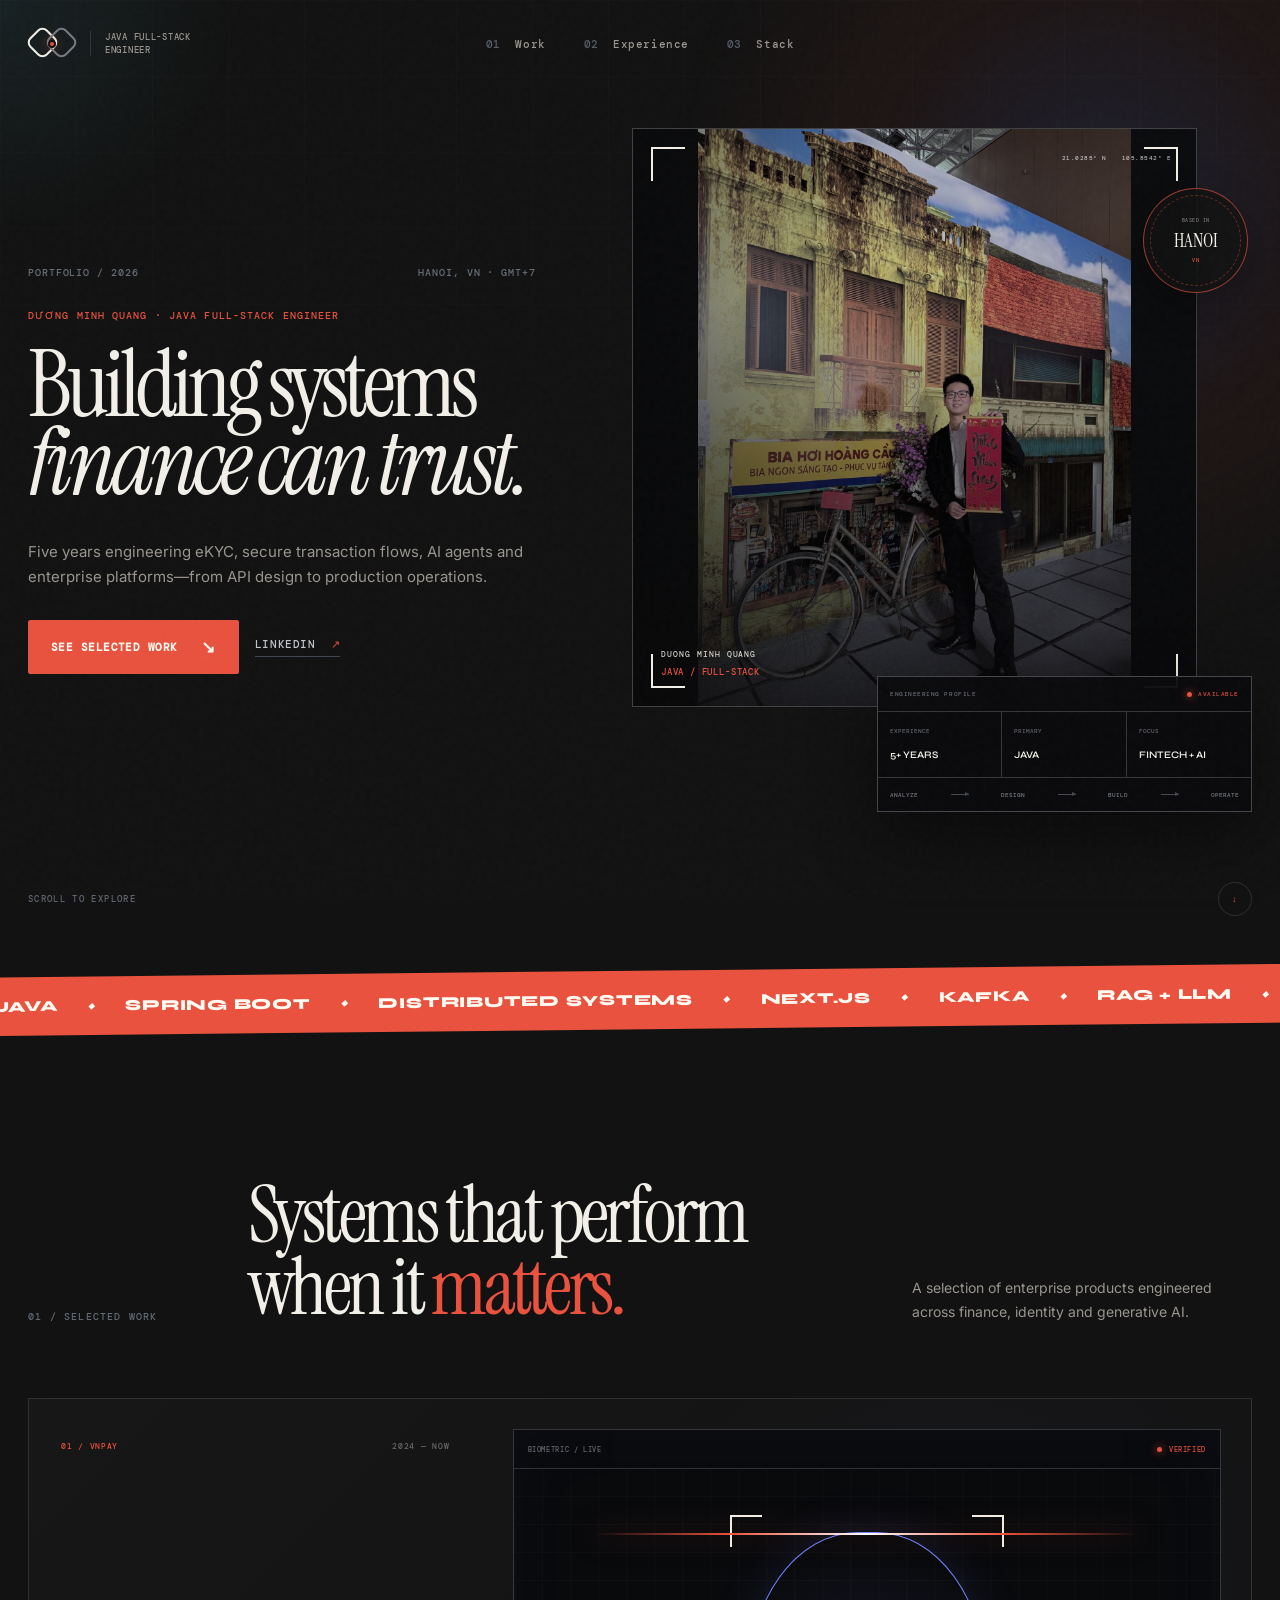
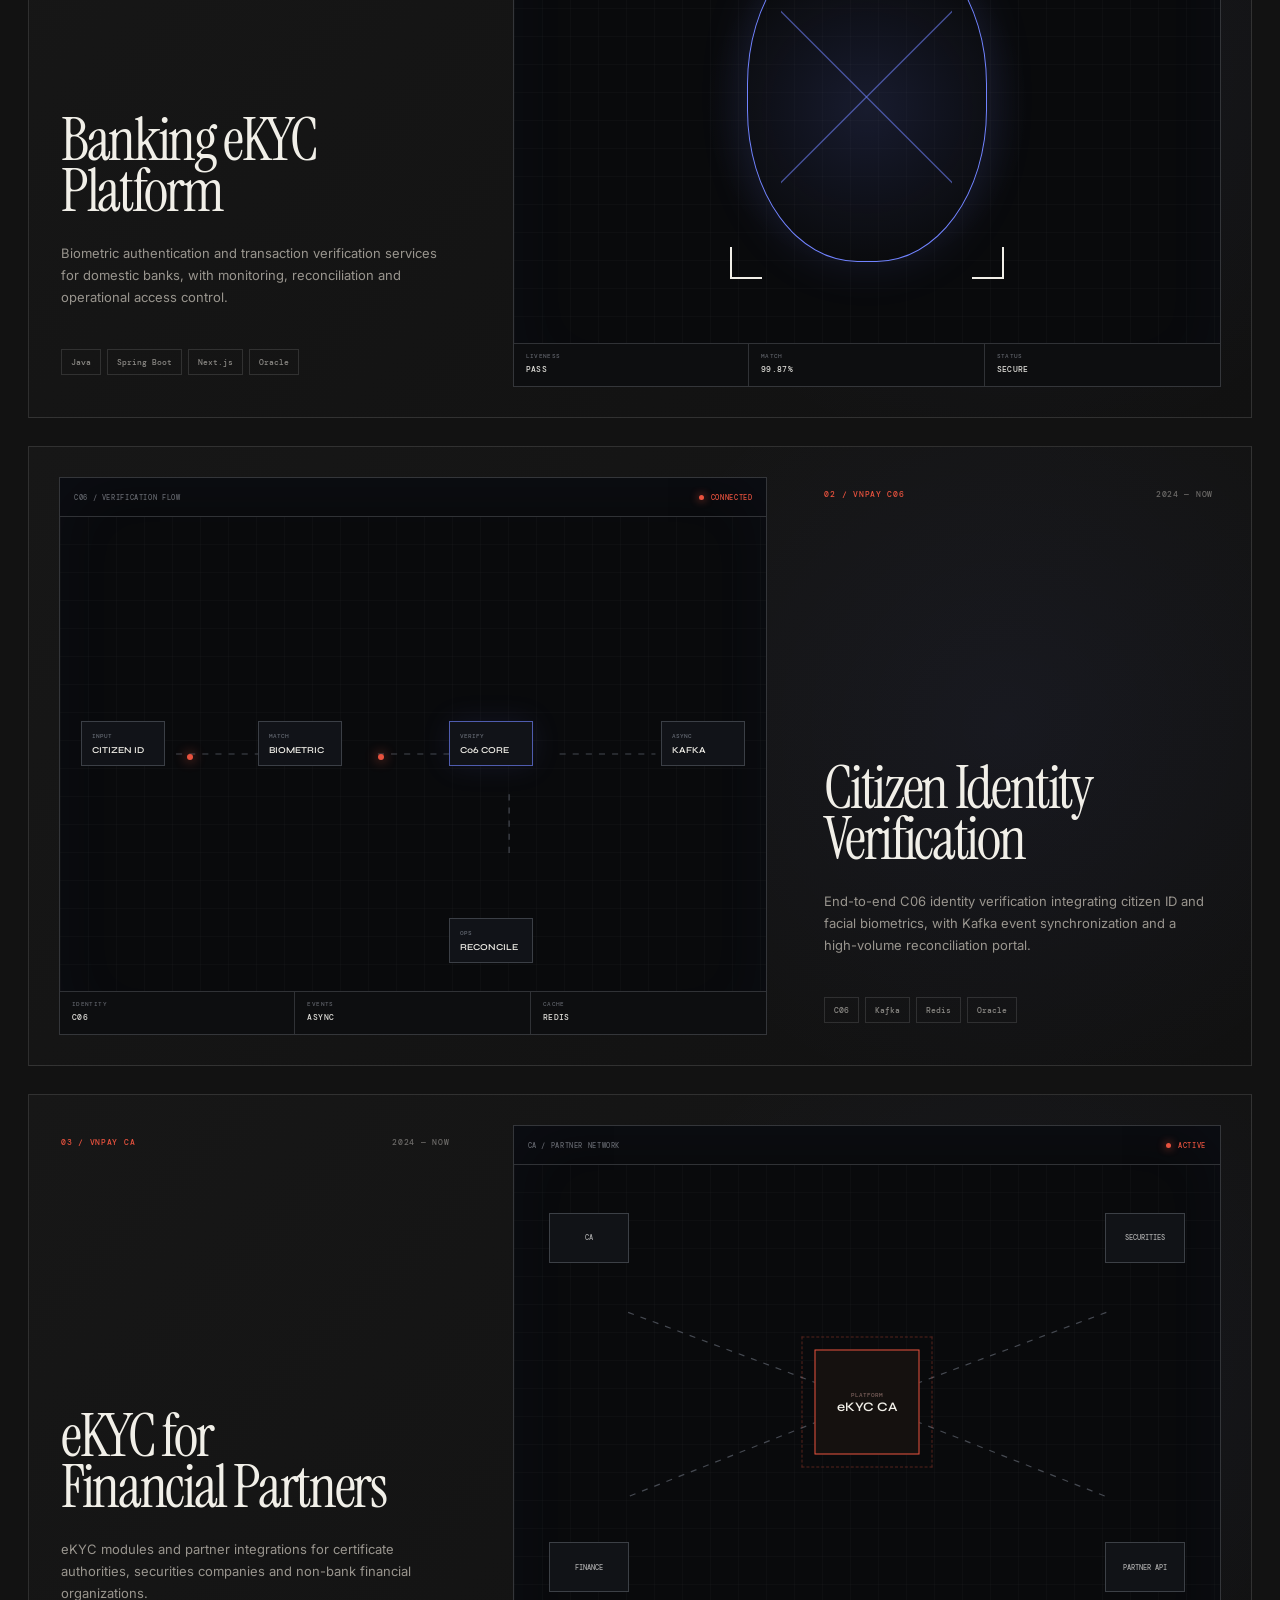
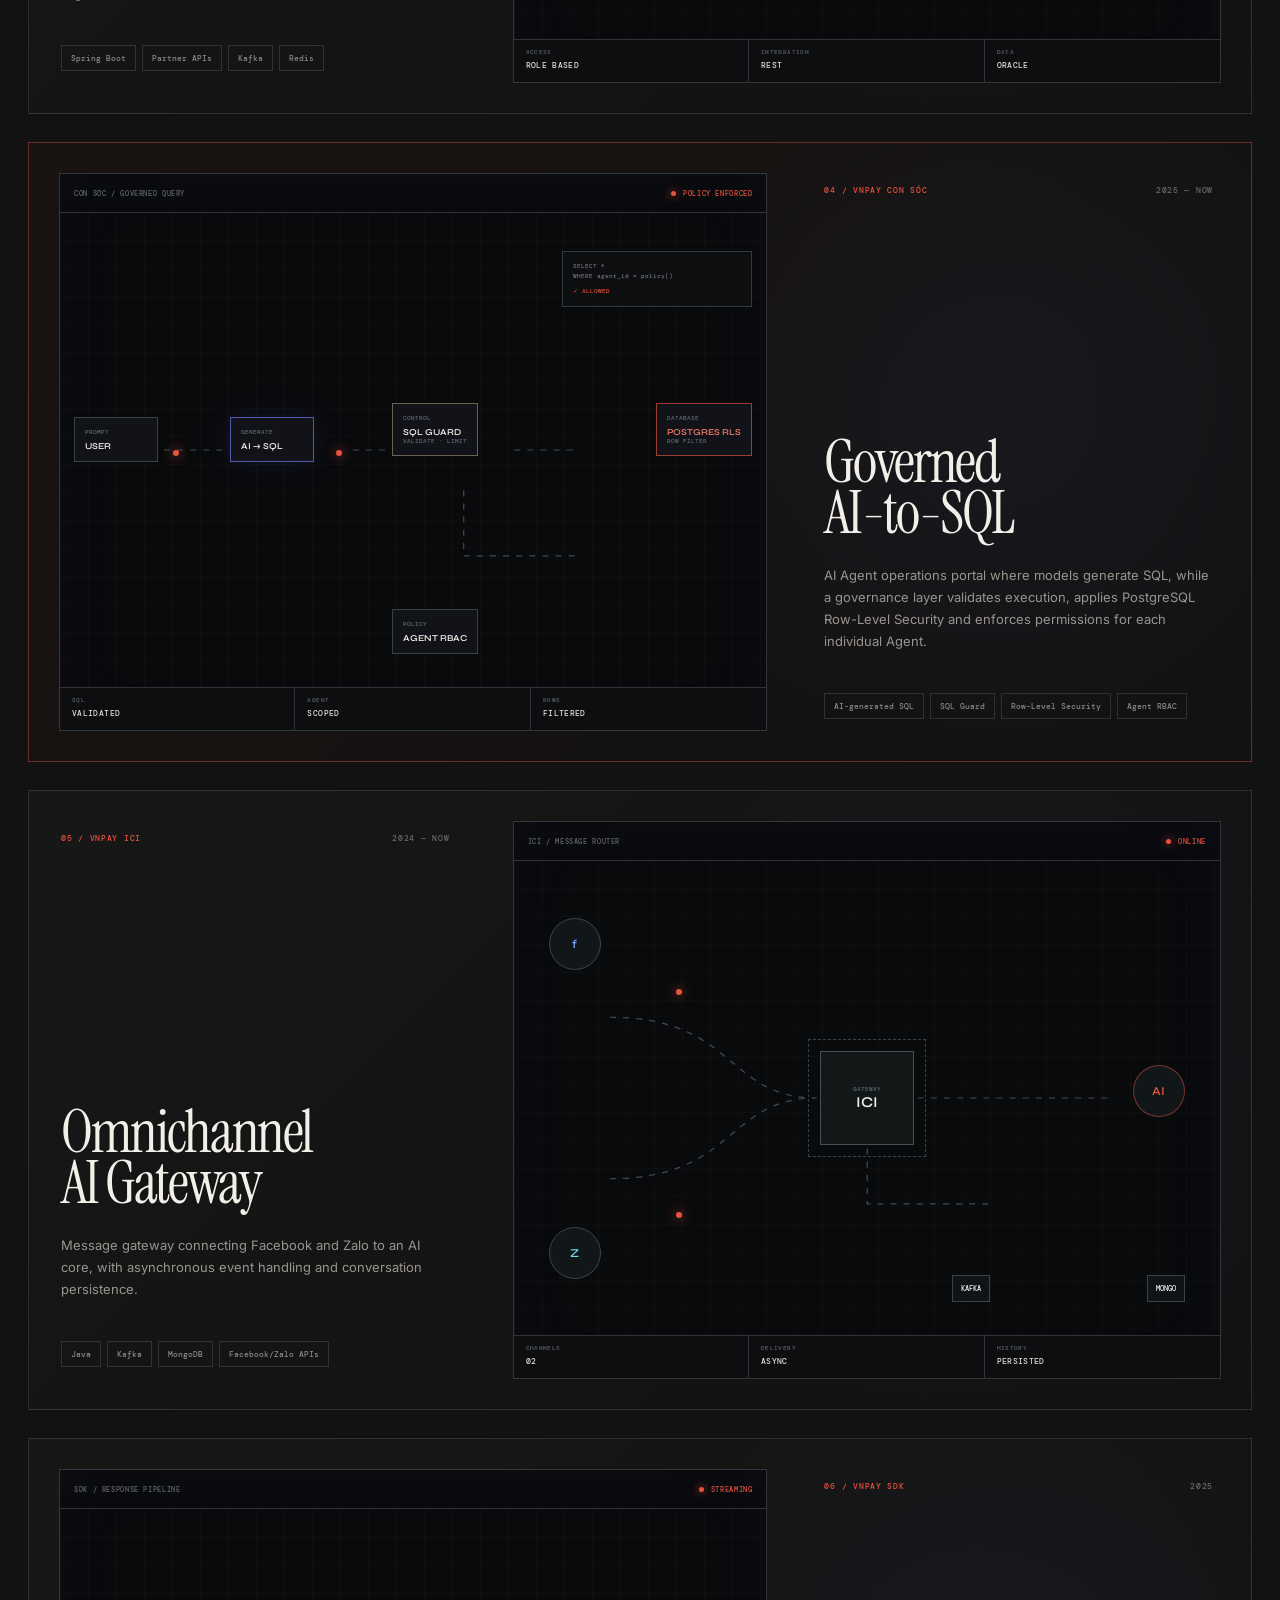
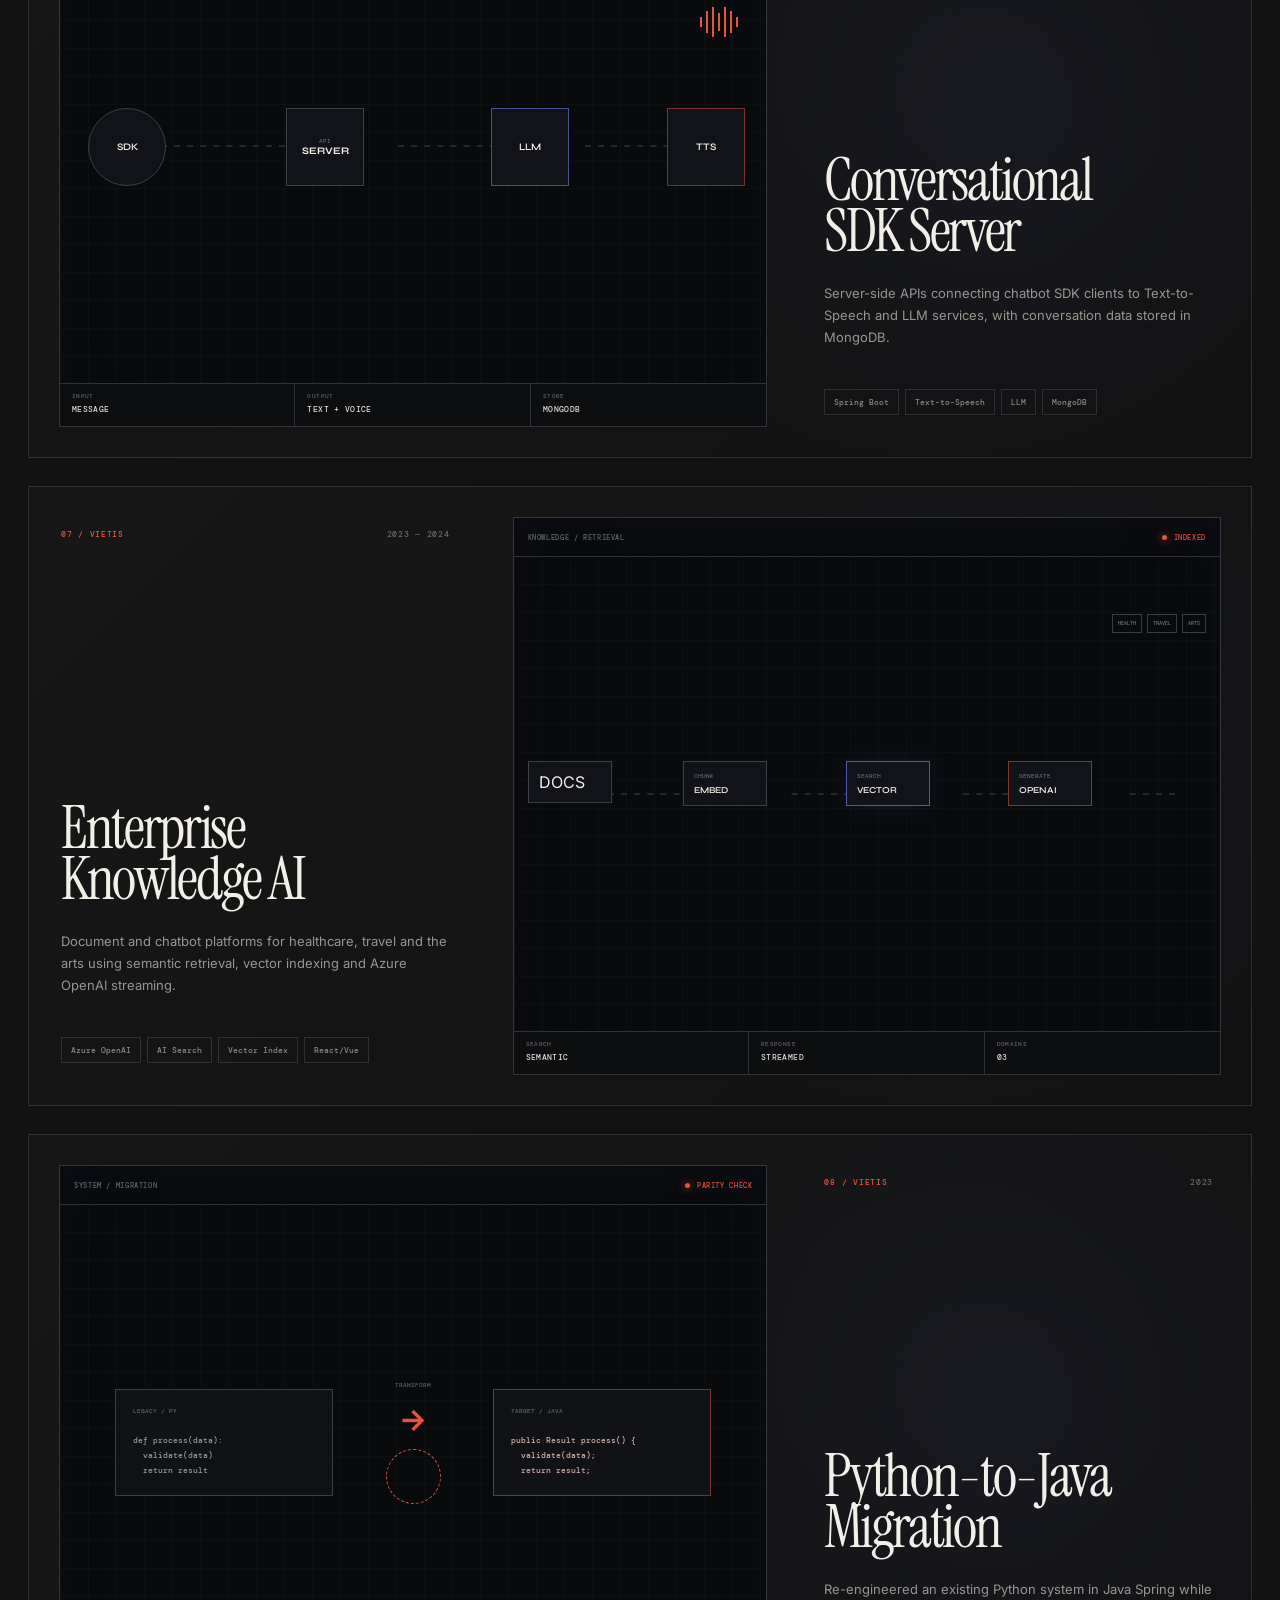
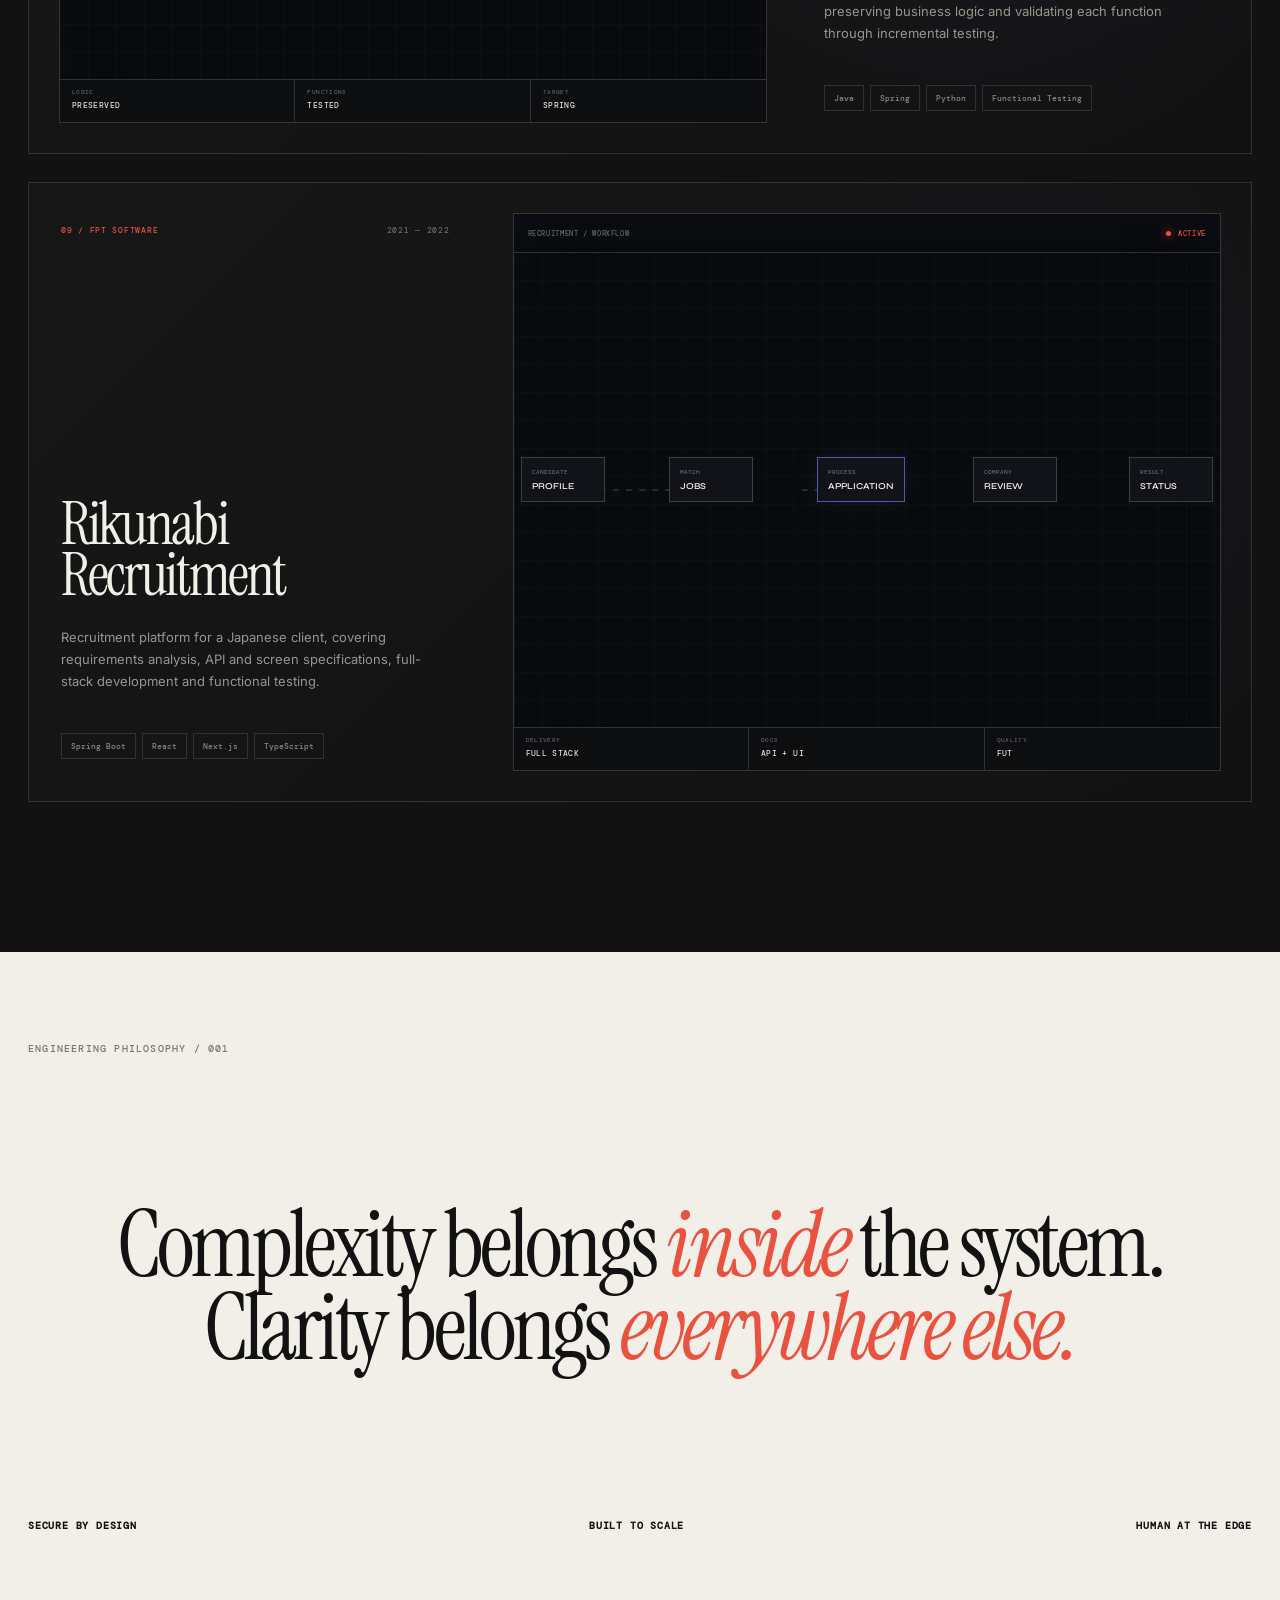
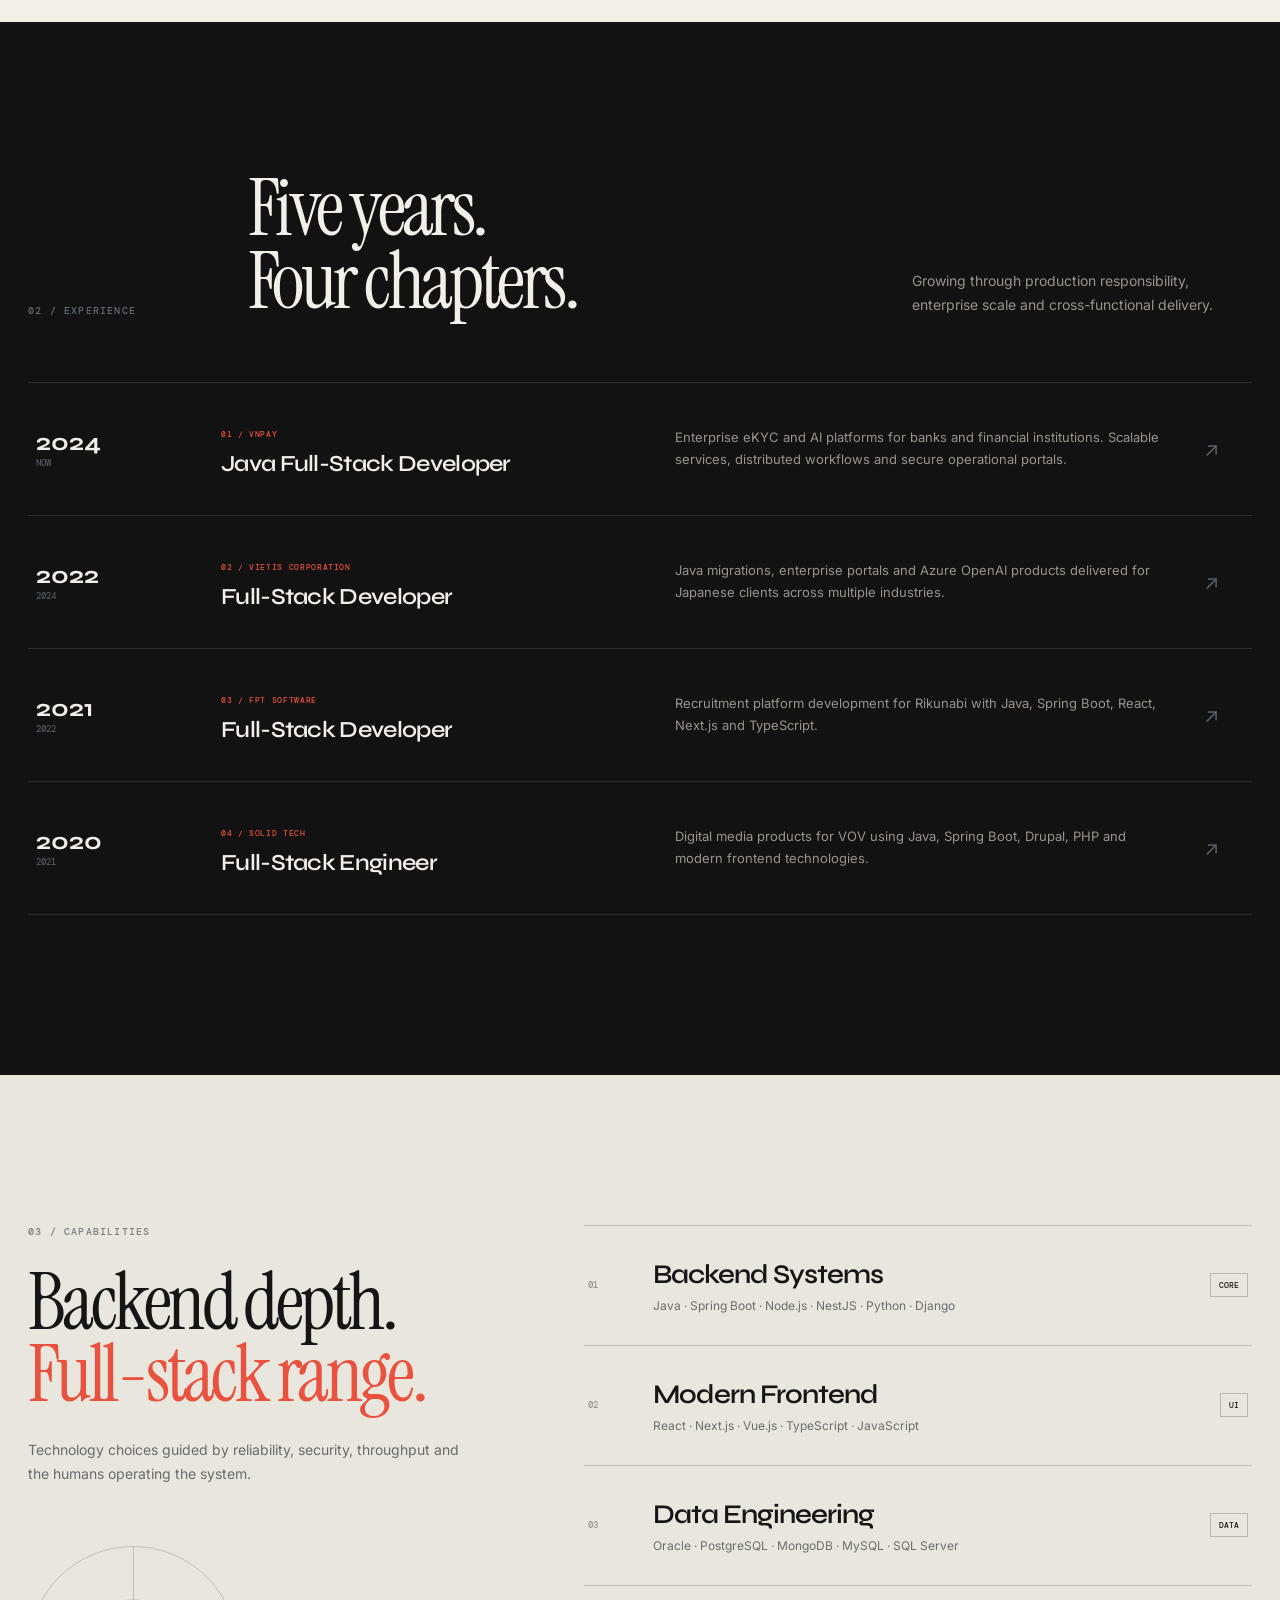
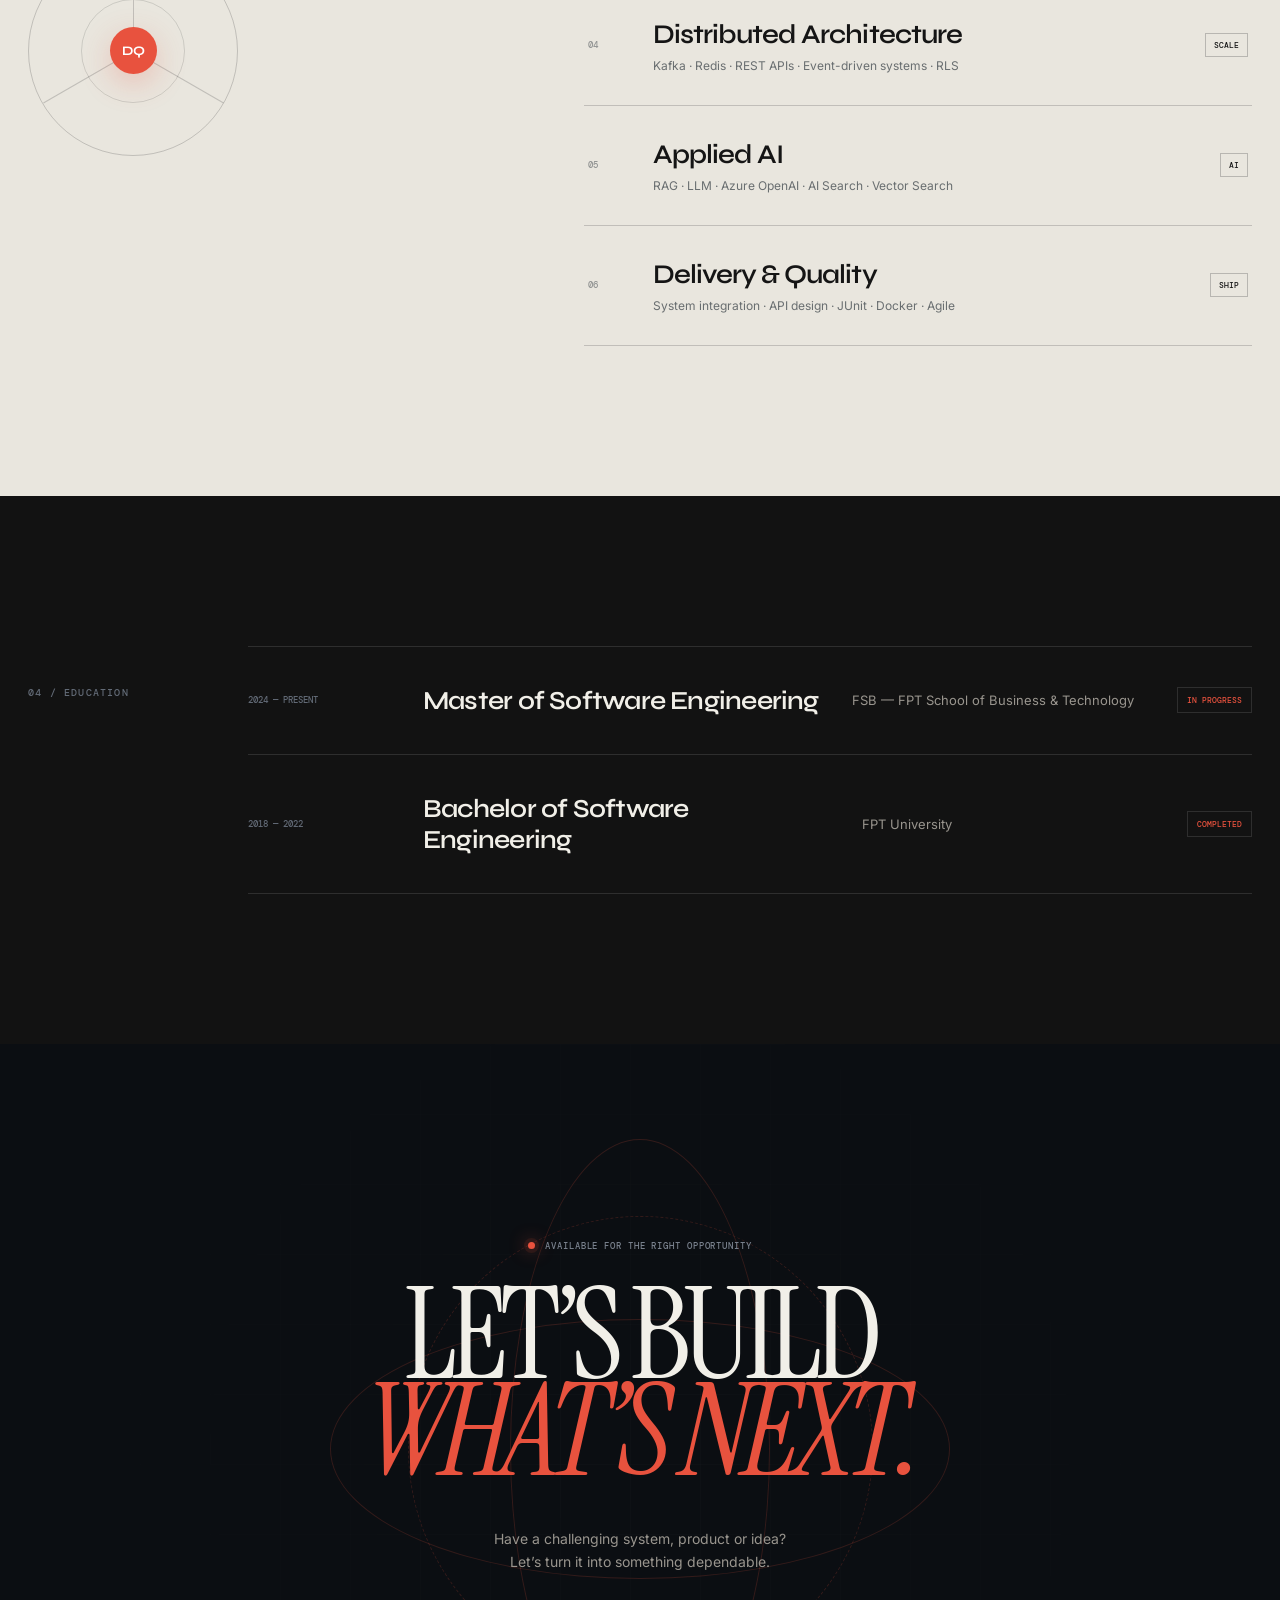
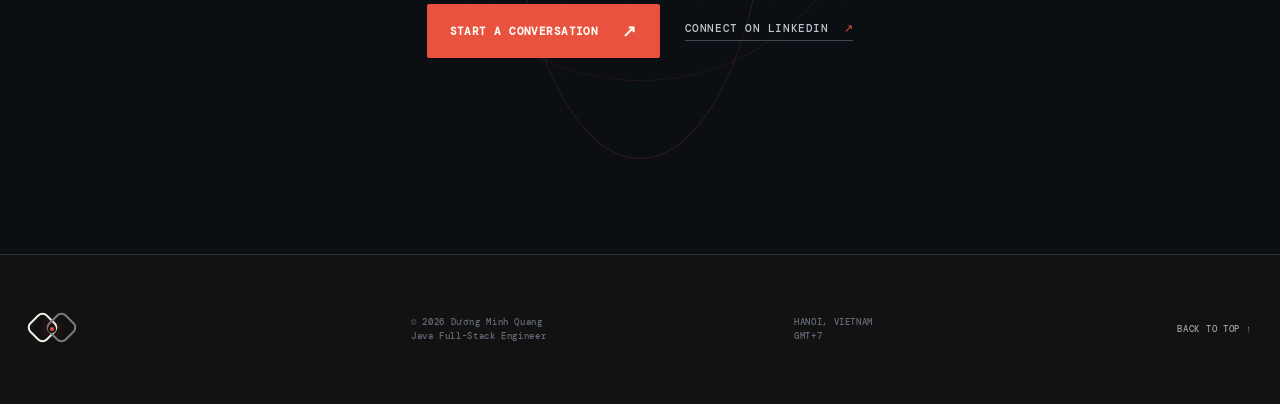
<file: index.html>
<!doctype html>
<html lang="en">
  <head>
    <meta charset="UTF-8" />
    <meta name="viewport" content="width=device-width, initial-scale=1.0" />
    <meta name="description" content="Portfolio of Dương Minh Quang — a Java Full-Stack Developer building secure fintech, identity, distributed, and AI systems." />
    <meta name="theme-color" content="#080a0d" />
    <meta property="og:title" content="Dương Minh Quang — Java Full-Stack Developer" />
    <meta property="og:description" content="Secure fintech, identity, distributed, and AI systems engineered for the real world." />
    <meta property="og:type" content="website" />
    <title>Dương Minh Quang — Java Full-Stack Developer</title>
    <link rel="preconnect" href="https://fonts.googleapis.com" />
    <link rel="preconnect" href="https://fonts.gstatic.com" crossorigin />
    <link href="https://fonts.googleapis.com/css2?family=DM+Mono:wght@400;500&family=Instrument+Serif:ital@0;1&family=Inter:wght@400;500;600&family=Syne:wght@600;700;800&display=swap" rel="stylesheet" />
    <link rel="stylesheet" href="styles.css" />
    <script src="script.js" defer></script>
  </head>
  <body>
    <a class="skip-link" href="#main">Skip to content</a>
    <div class="scroll-progress" aria-hidden="true"><span></span></div>
    <div class="noise" aria-hidden="true"></div>
    <div class="cursor-glow" aria-hidden="true"></div>

    <header class="site-header">
      <a class="brand" href="#top" aria-label="Dương Minh Quang — back to top">
        <span class="brand__glyph" aria-hidden="true"><i></i><i></i><b></b></span>
        <span class="brand__role">Java Full-Stack<br />Engineer</span>
      </a>
      <nav class="nav" aria-label="Primary navigation">
        <a href="#work"><span>01</span> Work</a>
        <a href="#experience"><span>02</span> Experience</a>
        <a href="#capabilities"><span>03</span> Stack</a>
      </nav>
      <button class="menu-button" type="button" aria-expanded="false" aria-controls="mobile-nav" aria-label="Open navigation"><span></span><span></span></button>
      <nav class="mobile-nav" id="mobile-nav" aria-label="Mobile navigation">
        <a href="#work"><span>01</span> Selected work</a>
        <a href="#experience"><span>02</span> Experience</a>
        <a href="#capabilities"><span>03</span> Capabilities</a>
        <a href="#contact"><span>04</span> Contact</a>
      </nav>
    </header>

    <main id="main">
      <section class="hero" id="top">
        <div class="hero__ambient" aria-hidden="true"></div>
        <div class="hero__copy">
          <div class="hero__index reveal"><span>PORTFOLIO / 2026</span><span>HANOI, VN · GMT+7</span></div>
          <p class="hero__intro reveal">Dương Minh Quang · Java Full-Stack Engineer</p>
          <h1 class="reveal"><span>Building systems</span><strong>finance can trust.</strong></h1>
          <div class="hero__bottom reveal">
            <p>Five years engineering eKYC, secure transaction flows, AI agents and enterprise platforms—from API design to production operations.</p>
            <div class="hero__actions">
              <a class="button button--signal" href="#work">See selected work <span>↘</span></a>
              <a class="text-link" href="https://www.linkedin.com/in/d%C6%B0%C6%A1ng-minh-quang-58376118b/" target="_blank" rel="noreferrer">LinkedIn <span>↗</span></a>
            </div>
          </div>
        </div>

        <div class="hero-portrait reveal" data-tilt>
          <div class="portrait__frame">
            <img src="assets/quang-profile.jpg" alt="Dương Minh Quang in a black suit" width="1350" height="1800" fetchpriority="high" />
            <div class="portrait__shade" aria-hidden="true"></div>
            <div class="portrait__corners" aria-hidden="true"><i></i><i></i><i></i><i></i></div>
            <div class="portrait__label"><span>DUONG MINH QUANG</span><b>JAVA / FULL-STACK</b></div>
            <div class="portrait__coordinates"><span>21.0285° N</span><span>105.8542° E</span></div>
          </div>
          <div class="portrait-console" aria-hidden="true">
            <div class="portrait-console__bar"><span>ENGINEERING PROFILE</span><b><i></i> AVAILABLE</b></div>
            <div class="portrait-console__body">
              <div class="portrait-stat"><small>EXPERIENCE</small><strong>5+ YEARS</strong></div>
              <div class="portrait-stat"><small>PRIMARY</small><strong>JAVA</strong></div>
              <div class="portrait-stat"><small>FOCUS</small><strong>FINTECH + AI</strong></div>
            </div>
            <div class="portrait-console__flow"><span>ANALYZE</span><i></i><span>DESIGN</span><i></i><span>BUILD</span><i></i><span>OPERATE</span></div>
          </div>
          <div class="portrait-badge"><span>BASED IN</span><strong>HANOI</strong><i>VN</i></div>
        </div>

        <a class="scroll-cue" href="#work"><span>SCROLL TO EXPLORE</span><i>↓</i></a>
      </section>

      <section class="signal-strip" aria-label="Core technologies">
        <div class="signal-strip__track">
          <span>JAVA</span><i>◆</i><span>SPRING BOOT</span><i>◆</i><span>DISTRIBUTED SYSTEMS</span><i>◆</i><span>NEXT.JS</span><i>◆</i><span>KAFKA</span><i>◆</i><span>RAG + LLM</span><i>◆</i><span>JAVA</span><i>◆</i><span>SPRING BOOT</span><i>◆</i><span>DISTRIBUTED SYSTEMS</span><i>◆</i><span>NEXT.JS</span><i>◆</i><span>KAFKA</span><i>◆</i><span>RAG + LLM</span><i>◆</i>
        </div>
      </section>

      <section class="section work" id="work">
        <div class="section-heading reveal">
          <div class="section-heading__index">01 / SELECTED WORK</div>
          <h2>Systems that perform<br />when it <em>matters.</em></h2>
          <p>A selection of enterprise products engineered across finance, identity and generative AI.</p>
        </div>

        <div class="project-catalog">
          <article class="project-case reveal"><div class="project-case__info"><div class="project-case__meta"><span>01 / VNPAY</span><i>2024 — NOW</i></div><h3>Banking eKYC<br />Platform</h3><p>Biometric authentication and transaction verification services for domestic banks, with monitoring, reconciliation and operational access control.</p><ul><li>Java</li><li>Spring Boot</li><li>Next.js</li><li>Oracle</li></ul></div><div class="model model--face" aria-hidden="true"><div class="model__bar"><span>BIOMETRIC / LIVE</span><b>VERIFIED</b></div><div class="face-model"><i></i><i></i><i></i><i></i><div class="face-model__mesh"></div><div class="face-model__beam"></div></div><div class="model__metrics"><span>LIVENESS<b>PASS</b></span><span>MATCH<b>99.87%</b></span><span>STATUS<b>SECURE</b></span></div></div></article>

          <article class="project-case project-case--reverse reveal"><div class="project-case__info"><div class="project-case__meta"><span>02 / VNPAY C06</span><i>2024 — NOW</i></div><h3>Citizen Identity<br />Verification</h3><p>End-to-end C06 identity verification integrating citizen ID and facial biometrics, with Kafka event synchronization and a high-volume reconciliation portal.</p><ul><li>C06</li><li>Kafka</li><li>Redis</li><li>Oracle</li></ul></div><div class="model model--flow" aria-hidden="true"><div class="model__bar"><span>C06 / VERIFICATION FLOW</span><b>CONNECTED</b></div><div class="flow-canvas"><div class="flow-node n1"><small>INPUT</small><strong>CITIZEN ID</strong></div><div class="flow-node n2"><small>MATCH</small><strong>BIOMETRIC</strong></div><div class="flow-node n3 accent"><small>VERIFY</small><strong>C06 CORE</strong></div><div class="flow-node n4"><small>ASYNC</small><strong>KAFKA</strong></div><div class="flow-node n5"><small>OPS</small><strong>RECONCILE</strong></div><svg viewBox="0 0 700 330"><path d="M115 165H215M315 165H395M495 165H590M445 205V270"/></svg><i class="data-dot d1"></i><i class="data-dot d2"></i></div><div class="model__metrics"><span>IDENTITY<b>C06</b></span><span>EVENTS<b>ASYNC</b></span><span>CACHE<b>REDIS</b></span></div></div></article>

          <article class="project-case reveal"><div class="project-case__info"><div class="project-case__meta"><span>03 / VNPAY CA</span><i>2024 — NOW</i></div><h3>eKYC for<br />Financial Partners</h3><p>eKYC modules and partner integrations for certificate authorities, securities companies and non-bank financial organizations.</p><ul><li>Spring Boot</li><li>Partner APIs</li><li>Kafka</li><li>Redis</li></ul></div><div class="model model--partner" aria-hidden="true"><div class="model__bar"><span>CA / PARTNER NETWORK</span><b>ACTIVE</b></div><div class="partner-canvas"><div class="partner-core"><small>PLATFORM</small><strong>eKYC CA</strong><i></i></div><div class="partner-node p1">CA</div><div class="partner-node p2">SECURITIES</div><div class="partner-node p3">FINANCE</div><div class="partner-node p4">PARTNER API</div><svg viewBox="0 0 700 330"><path d="M350 165L110 75M350 165L590 75M350 165L110 260M350 165L590 260"/></svg></div><div class="model__metrics"><span>ACCESS<b>ROLE BASED</b></span><span>INTEGRATION<b>REST</b></span><span>DATA<b>ORACLE</b></span></div></div></article>

          <article class="project-case project-case--reverse project-case--featured reveal"><div class="project-case__info"><div class="project-case__meta"><span>04 / VNPAY CON SÓC</span><i>2025 — NOW</i></div><h3>Governed<br />AI-to-SQL</h3><p>AI Agent operations portal where models generate SQL, while a governance layer validates execution, applies PostgreSQL Row-Level Security and enforces permissions for each individual Agent.</p><ul><li>AI-generated SQL</li><li>SQL Guard</li><li>Row-Level Security</li><li>Agent RBAC</li></ul></div><div class="model model--sql" aria-hidden="true"><div class="model__bar"><span>CON SÓC / GOVERNED QUERY</span><b>POLICY ENFORCED</b></div><div class="sql-canvas"><div class="sql-node q1"><small>PROMPT</small><strong>USER</strong></div><div class="sql-node q2 accent"><small>GENERATE</small><strong>AI → SQL</strong></div><div class="sql-node q3 guard"><small>CONTROL</small><strong>SQL GUARD</strong><span>VALIDATE · LIMIT</span></div><div class="sql-node q4"><small>POLICY</small><strong>AGENT RBAC</strong></div><div class="sql-node q5 red"><small>DATABASE</small><strong>POSTGRES RLS</strong><span>ROW FILTER</span></div><svg viewBox="0 0 700 330"><path d="M90 165H190M290 165H350M450 165H510M400 205V270H510"/></svg><i class="query-pulse qp1"></i><i class="query-pulse qp2"></i><div class="sql-snippet"><span>SELECT *</span><span>WHERE agent_id = policy()</span><b>✓ ALLOWED</b></div></div><div class="model__metrics"><span>SQL<b>VALIDATED</b></span><span>AGENT<b>SCOPED</b></span><span>ROWS<b>FILTERED</b></span></div></div></article>

          <article class="project-case reveal"><div class="project-case__info"><div class="project-case__meta"><span>05 / VNPAY ICI</span><i>2024 — NOW</i></div><h3>Omnichannel<br />AI Gateway</h3><p>Message gateway connecting Facebook and Zalo to an AI core, with asynchronous event handling and conversation persistence.</p><ul><li>Java</li><li>Kafka</li><li>MongoDB</li><li>Facebook/Zalo APIs</li></ul></div><div class="model model--channels" aria-hidden="true"><div class="model__bar"><span>ICI / MESSAGE ROUTER</span><b>ONLINE</b></div><div class="channel-canvas"><div class="round-node c1">f</div><div class="round-node c2">Z</div><div class="ici-core"><small>GATEWAY</small><strong>ICI</strong><i></i></div><div class="round-node c3">AI</div><div class="mini-node c4">KAFKA</div><div class="mini-node c5">MONGO</div><svg viewBox="0 0 700 330"><path d="M95 85C220 85 210 165 300 165M95 245C220 245 210 165 300 165M400 165H595M350 215V270H475"/></svg><i class="message-dot md1"></i><i class="message-dot md2"></i></div><div class="model__metrics"><span>CHANNELS<b>02</b></span><span>DELIVERY<b>ASYNC</b></span><span>HISTORY<b>PERSISTED</b></span></div></div></article>

          <article class="project-case project-case--reverse reveal"><div class="project-case__info"><div class="project-case__meta"><span>06 / VNPAY SDK</span><i>2025</i></div><h3>Conversational<br />SDK Server</h3><p>Server-side APIs connecting chatbot SDK clients to Text-to-Speech and LLM services, with conversation data stored in MongoDB.</p><ul><li>Spring Boot</li><li>Text-to-Speech</li><li>LLM</li><li>MongoDB</li></ul></div><div class="model model--voice" aria-hidden="true"><div class="model__bar"><span>SDK / RESPONSE PIPELINE</span><b>STREAMING</b></div><div class="voice-canvas"><div class="voice-node v1">SDK</div><div class="voice-node v2"><small>API</small><strong>SERVER</strong></div><div class="voice-node v3">LLM</div><div class="voice-node v4">TTS</div><div class="voice-wave"><i></i><i></i><i></i><i></i><i></i><i></i><i></i></div><svg viewBox="0 0 700 330"><path d="M100 165H235M335 165H440M520 165H615"/></svg></div><div class="model__metrics"><span>INPUT<b>MESSAGE</b></span><span>OUTPUT<b>TEXT + VOICE</b></span><span>STORE<b>MONGODB</b></span></div></div></article>

          <article class="project-case reveal"><div class="project-case__info"><div class="project-case__meta"><span>07 / VIETIS</span><i>2023 — 2024</i></div><h3>Enterprise<br />Knowledge AI</h3><p>Document and chatbot platforms for healthcare, travel and the arts using semantic retrieval, vector indexing and Azure OpenAI streaming.</p><ul><li>Azure OpenAI</li><li>AI Search</li><li>Vector Index</li><li>React/Vue</li></ul></div><div class="model model--knowledge" aria-hidden="true"><div class="model__bar"><span>KNOWLEDGE / RETRIEVAL</span><b>INDEXED</b></div><div class="knowledge-canvas"><div class="knowledge-node k1">DOCS</div><div class="knowledge-node k2"><small>CHUNK</small><strong>EMBED</strong></div><div class="knowledge-node k3 accent"><small>SEARCH</small><strong>VECTOR</strong></div><div class="knowledge-node k4"><small>GENERATE</small><strong>OPENAI</strong></div><div class="knowledge-domains"><span>HEALTH</span><span>TRAVEL</span><span>ARTS</span></div><svg viewBox="0 0 700 330"><path d="M80 165H190M275 165H360M445 165H530M610 165H655"/></svg></div><div class="model__metrics"><span>SEARCH<b>SEMANTIC</b></span><span>RESPONSE<b>STREAMED</b></span><span>DOMAINS<b>03</b></span></div></div></article>

          <article class="project-case project-case--reverse reveal"><div class="project-case__info"><div class="project-case__meta"><span>08 / VIETIS</span><i>2023</i></div><h3>Python-to-Java<br />Migration</h3><p>Re-engineered an existing Python system in Java Spring while preserving business logic and validating each function through incremental testing.</p><ul><li>Java</li><li>Spring</li><li>Python</li><li>Functional Testing</li></ul></div><div class="model model--migration" aria-hidden="true"><div class="model__bar"><span>SYSTEM / MIGRATION</span><b>PARITY CHECK</b></div><div class="migration-canvas"><div class="code-panel old"><span>LEGACY / PY</span><code>def process(data):</code><code>&nbsp;&nbsp;validate(data)</code><code>&nbsp;&nbsp;return result</code></div><div class="migration-core"><span>TRANSFORM</span><strong>→</strong><i></i></div><div class="code-panel new"><span>TARGET / JAVA</span><code>public Result process() {</code><code>&nbsp;&nbsp;validate(data);</code><code>&nbsp;&nbsp;return result;</code></div></div><div class="model__metrics"><span>LOGIC<b>PRESERVED</b></span><span>FUNCTIONS<b>TESTED</b></span><span>TARGET<b>SPRING</b></span></div></div></article>

          <article class="project-case reveal"><div class="project-case__info"><div class="project-case__meta"><span>09 / FPT SOFTWARE</span><i>2021 — 2022</i></div><h3>Rikunabi<br />Recruitment</h3><p>Recruitment platform for a Japanese client, covering requirements analysis, API and screen specifications, full-stack development and functional testing.</p><ul><li>Spring Boot</li><li>React</li><li>Next.js</li><li>TypeScript</li></ul></div><div class="model model--recruit" aria-hidden="true"><div class="model__bar"><span>RECRUITMENT / WORKFLOW</span><b>ACTIVE</b></div><div class="recruit-canvas"><div class="recruit-node r1"><small>CANDIDATE</small><strong>PROFILE</strong></div><div class="recruit-node r2"><small>MATCH</small><strong>JOBS</strong></div><div class="recruit-node r3 accent"><small>PROCESS</small><strong>APPLICATION</strong></div><div class="recruit-node r4"><small>COMPANY</small><strong>REVIEW</strong></div><div class="recruit-node r5"><small>RESULT</small><strong>STATUS</strong></div><svg viewBox="0 0 700 330"><path d="M85 165H190M285 165H360M455 165H535M615 165H670"/></svg></div><div class="model__metrics"><span>DELIVERY<b>FULL STACK</b></span><span>DOCS<b>API + UI</b></span><span>QUALITY<b>FUT</b></span></div></div></article>
        </div>
      </section>

      <section class="manifesto">
        <div class="manifesto__label">ENGINEERING PHILOSOPHY / 001</div>
        <p class="reveal">Complexity belongs <em>inside</em> the system.<br />Clarity belongs <em>everywhere else.</em></p>
        <div class="manifesto__foot"><span>SECURE BY DESIGN</span><span>BUILT TO SCALE</span><span>HUMAN AT THE EDGE</span></div>
      </section>

      <section class="section experience" id="experience">
        <div class="section-heading section-heading--compact reveal">
          <div class="section-heading__index">02 / EXPERIENCE</div>
          <h2>Five years.<br />Four chapters.</h2>
          <p>Growing through production responsibility, enterprise scale and cross-functional delivery.</p>
        </div>
        <div class="timeline">
          <article class="timeline__item reveal"><div class="timeline__year">2024<span>NOW</span></div><div class="timeline__company"><small>01 / VNPAY</small><h3>Java Full-Stack Developer</h3></div><p>Enterprise eKYC and AI platforms for banks and financial institutions. Scalable services, distributed workflows and secure operational portals.</p><div class="timeline__arrow">↗</div></article>
          <article class="timeline__item reveal"><div class="timeline__year">2022<span>2024</span></div><div class="timeline__company"><small>02 / VIETIS CORPORATION</small><h3>Full-Stack Developer</h3></div><p>Java migrations, enterprise portals and Azure OpenAI products delivered for Japanese clients across multiple industries.</p><div class="timeline__arrow">↗</div></article>
          <article class="timeline__item reveal"><div class="timeline__year">2021<span>2022</span></div><div class="timeline__company"><small>03 / FPT SOFTWARE</small><h3>Full-Stack Developer</h3></div><p>Recruitment platform development for Rikunabi with Java, Spring Boot, React, Next.js and TypeScript.</p><div class="timeline__arrow">↗</div></article>
          <article class="timeline__item reveal"><div class="timeline__year">2020<span>2021</span></div><div class="timeline__company"><small>04 / SOLID TECH</small><h3>Full-Stack Engineer</h3></div><p>Digital media products for VOV using Java, Spring Boot, Drupal, PHP and modern frontend technologies.</p><div class="timeline__arrow">↗</div></article>
        </div>
      </section>

      <section class="capabilities" id="capabilities">
        <div class="capabilities__sticky">
          <div class="section-heading__index">03 / CAPABILITIES</div>
          <h2>Backend depth.<br /><em>Full-stack range.</em></h2>
          <p>Technology choices guided by reliability, security, throughput and the humans operating the system.</p>
          <div class="radar" aria-hidden="true"><i></i><i></i><i></i><span>DQ</span></div>
        </div>
        <div class="capabilities__list">
          <article class="capability reveal"><span>01</span><div><h3>Backend Systems</h3><p>Java · Spring Boot · Node.js · NestJS · Python · Django</p></div><b>CORE</b></article>
          <article class="capability reveal"><span>02</span><div><h3>Modern Frontend</h3><p>React · Next.js · Vue.js · TypeScript · JavaScript</p></div><b>UI</b></article>
          <article class="capability reveal"><span>03</span><div><h3>Data Engineering</h3><p>Oracle · PostgreSQL · MongoDB · MySQL · SQL Server</p></div><b>DATA</b></article>
          <article class="capability reveal"><span>04</span><div><h3>Distributed Architecture</h3><p>Kafka · Redis · REST APIs · Event-driven systems · RLS</p></div><b>SCALE</b></article>
          <article class="capability reveal"><span>05</span><div><h3>Applied AI</h3><p>RAG · LLM · Azure OpenAI · AI Search · Vector Search</p></div><b>AI</b></article>
          <article class="capability reveal"><span>06</span><div><h3>Delivery & Quality</h3><p>System integration · API design · JUnit · Docker · Agile</p></div><b>SHIP</b></article>
        </div>
      </section>

      <section class="education section">
        <div class="education__label">04 / EDUCATION</div>
        <article class="education__item reveal"><span>2024 — PRESENT</span><h3>Master of Software Engineering</h3><p>FSB — FPT School of Business & Technology</p><i>IN PROGRESS</i></article>
        <article class="education__item reveal"><span>2018 — 2022</span><h3>Bachelor of Software Engineering</h3><p>FPT University</p><i>COMPLETED</i></article>
      </section>

      <section class="contact" id="contact">
        <div class="contact__orb" aria-hidden="true"><i></i><i></i><i></i></div>
        <div class="contact__status"><i></i> AVAILABLE FOR THE RIGHT OPPORTUNITY</div>
        <h2 class="reveal">LET’S BUILD<br /><span>WHAT’S NEXT.</span></h2>
        <p>Have a challenging system, product or idea?<br />Let’s turn it into something dependable.</p>
        <div class="contact__actions">
          <a class="button button--signal" href="mailto:minhquang.17820@gmail.com">Start a conversation <span>↗</span></a>
          <a class="text-link" href="https://www.linkedin.com/in/d%C6%B0%C6%A1ng-minh-quang-58376118b/" target="_blank" rel="noreferrer">Connect on LinkedIn <span>↗</span></a>
        </div>
      </section>
    </main>

    <footer class="footer"><a class="brand__glyph" href="#top" aria-label="Back to top"><i></i><i></i><b></b></a><p>© <span id="year"></span> Dương Minh Quang<br />Java Full-Stack Engineer</p><p>HANOI, VIETNAM<br />GMT+7</p><a href="#top">BACK TO TOP ↑</a></footer>
  </body>
</html>
</file>
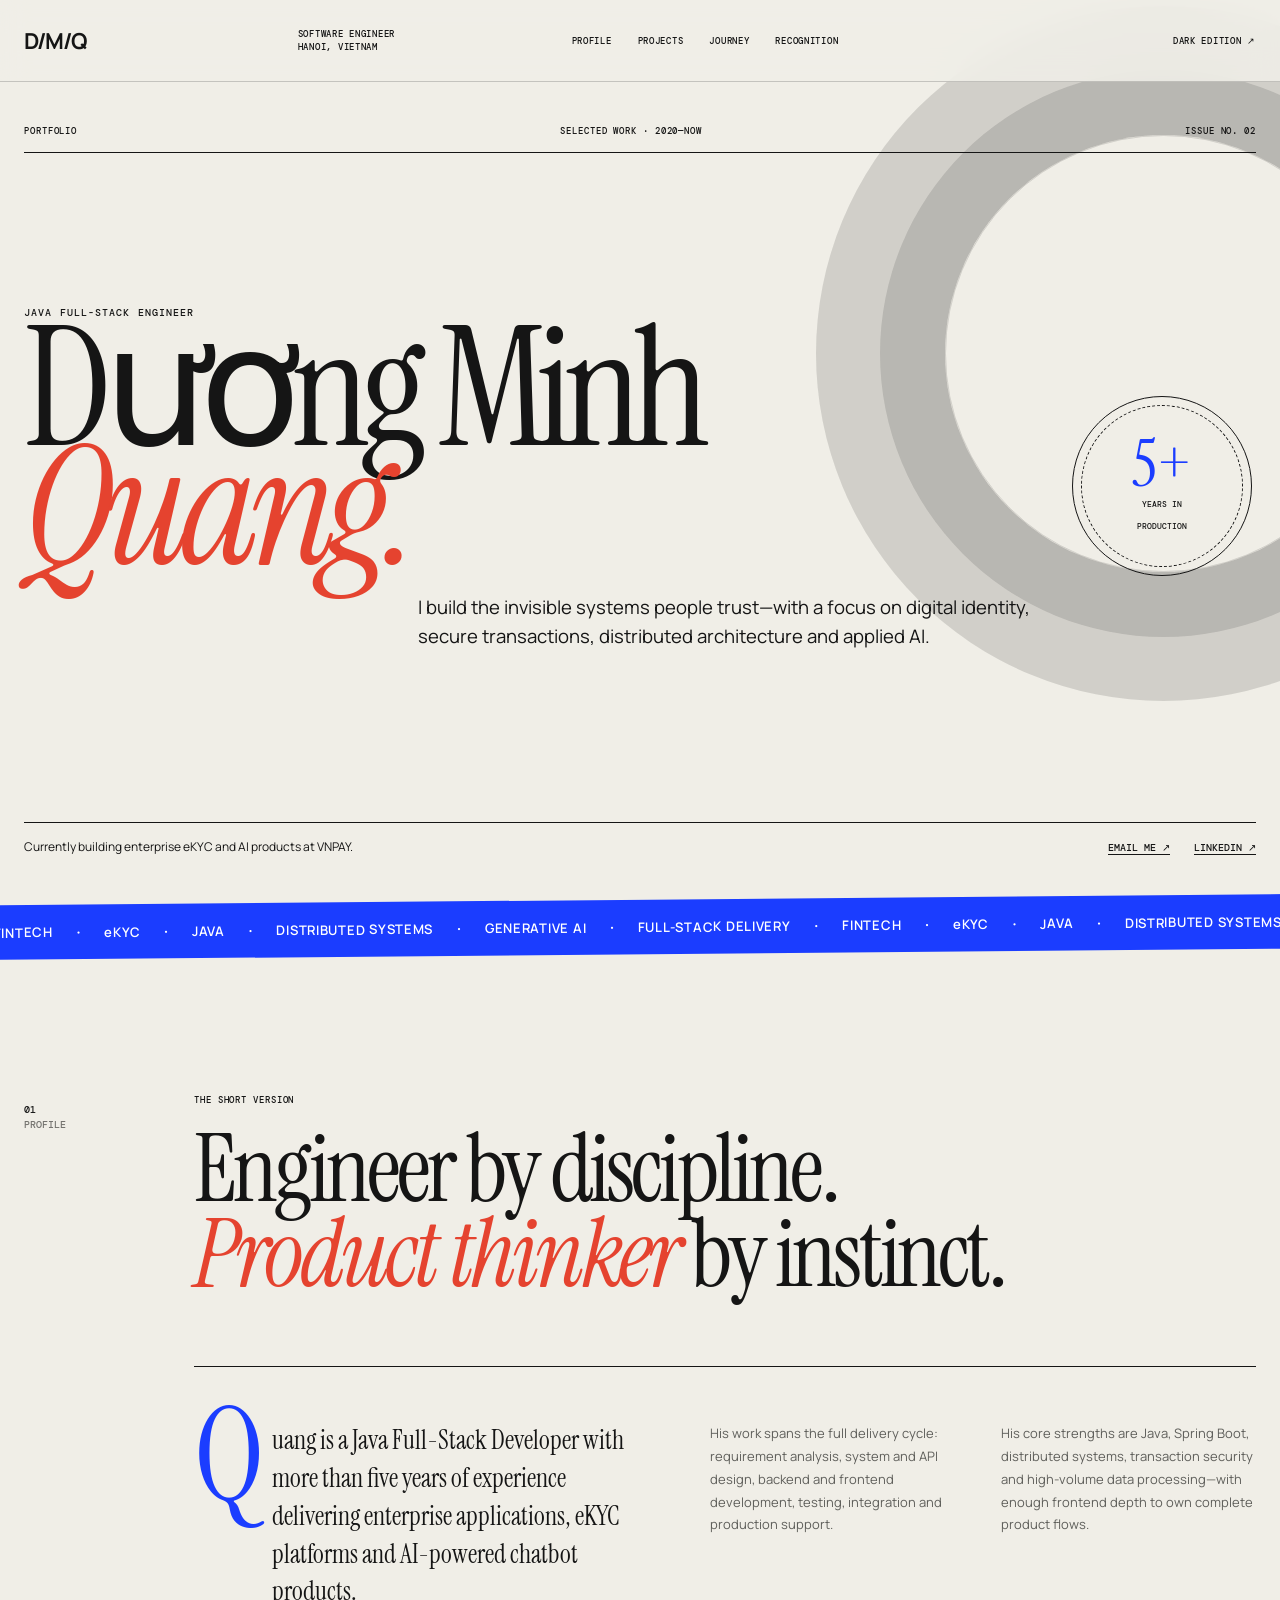
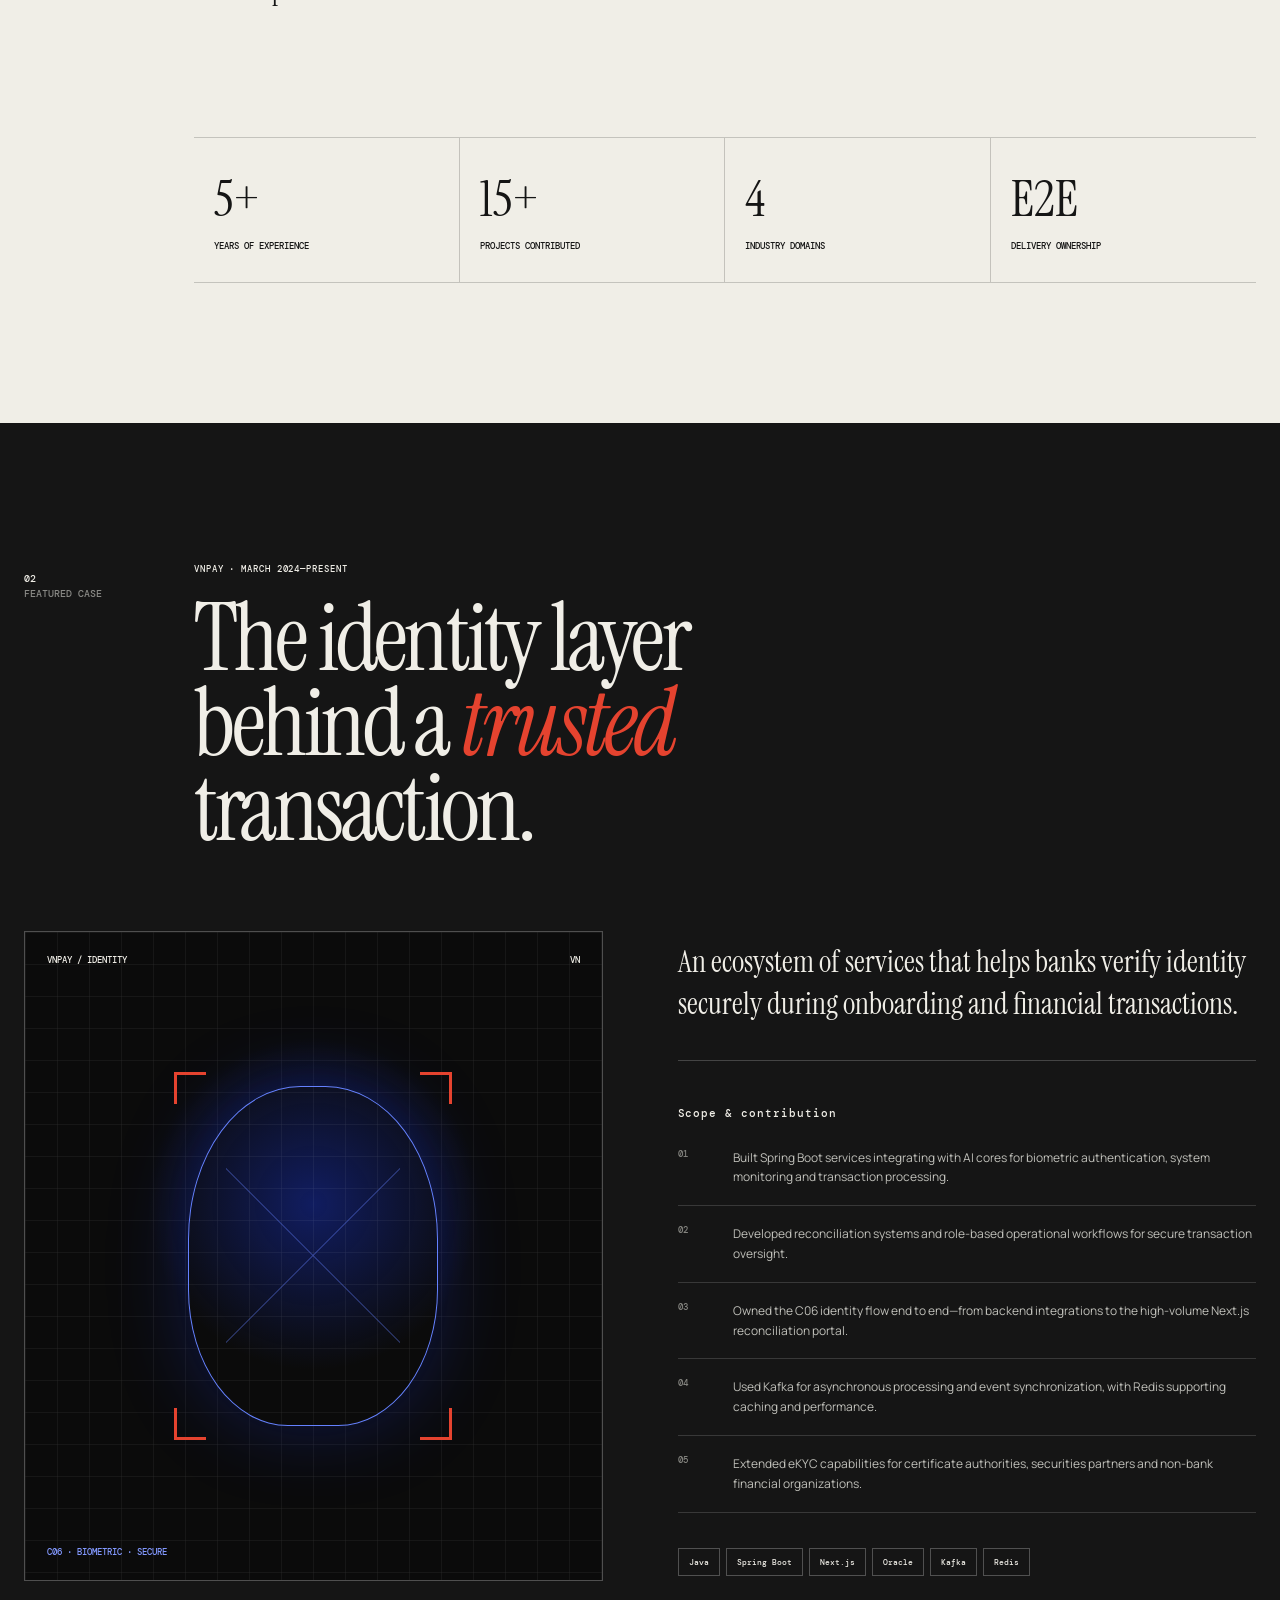
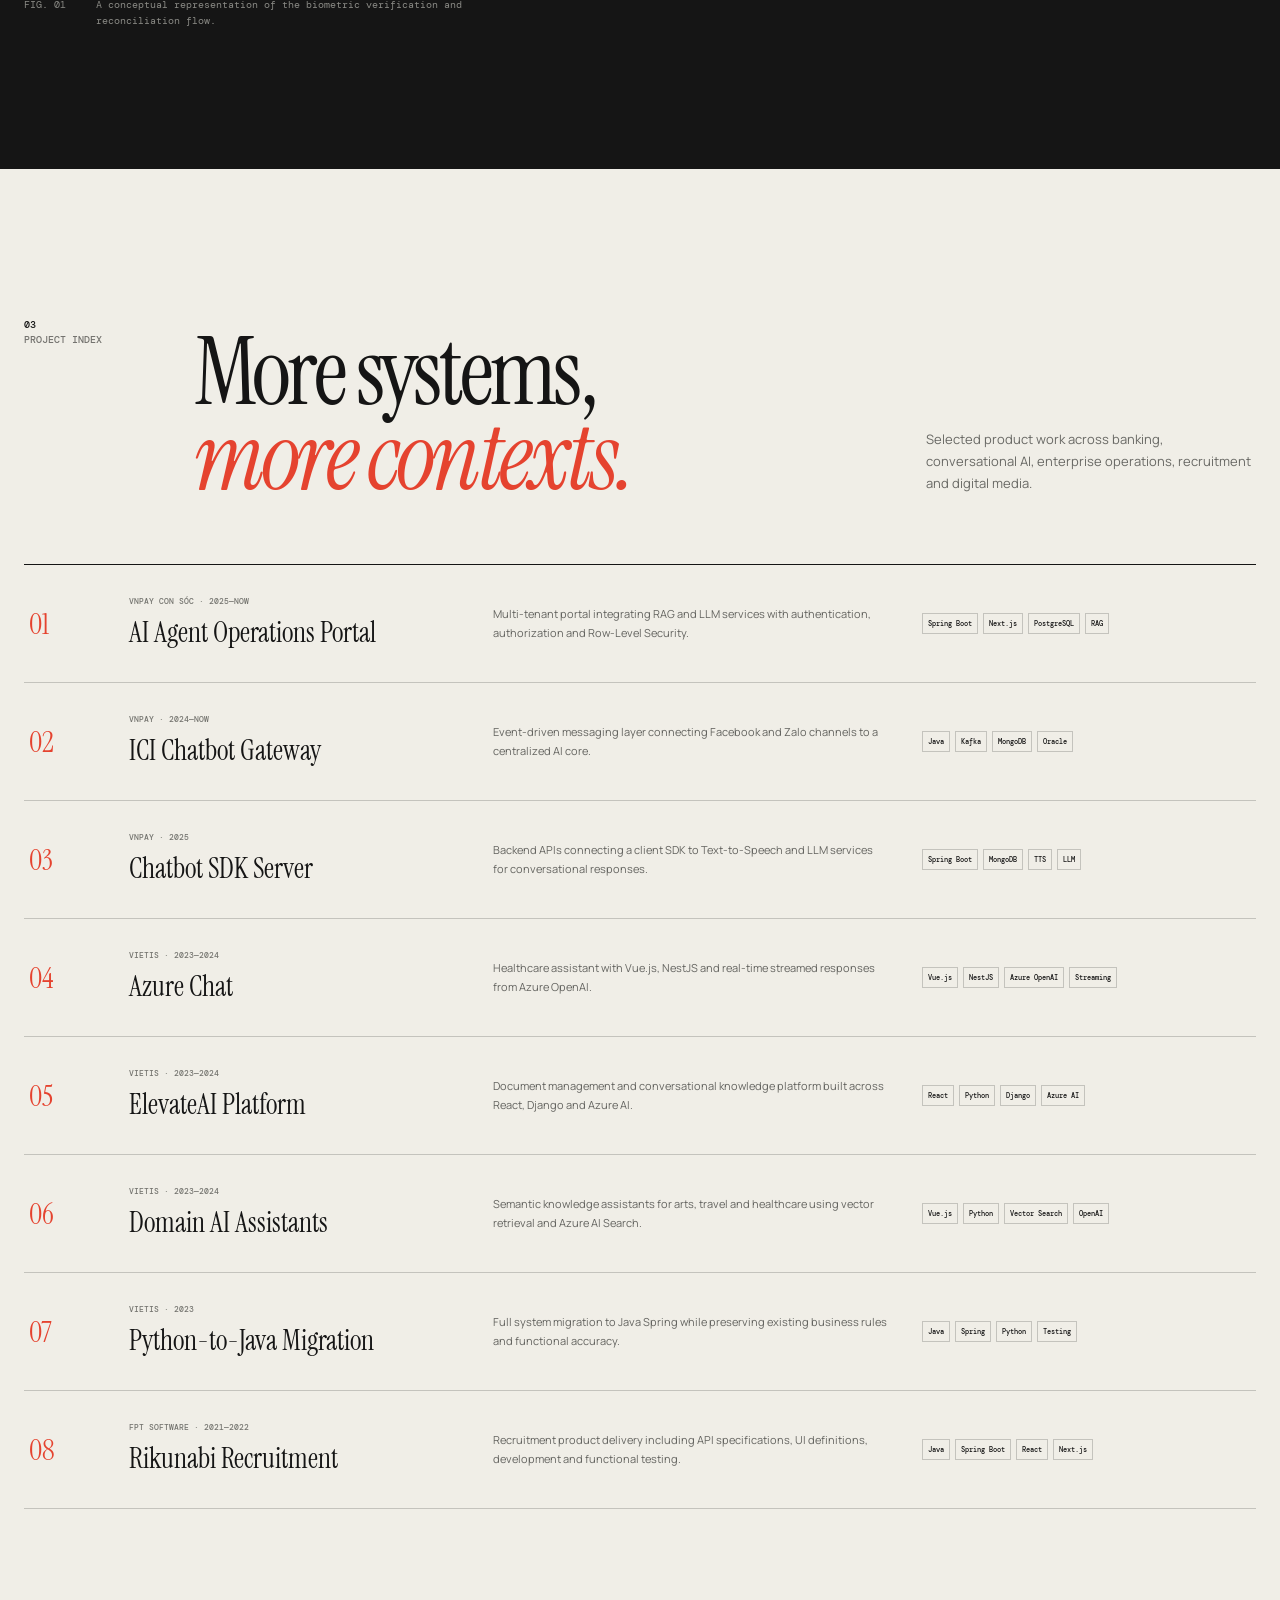
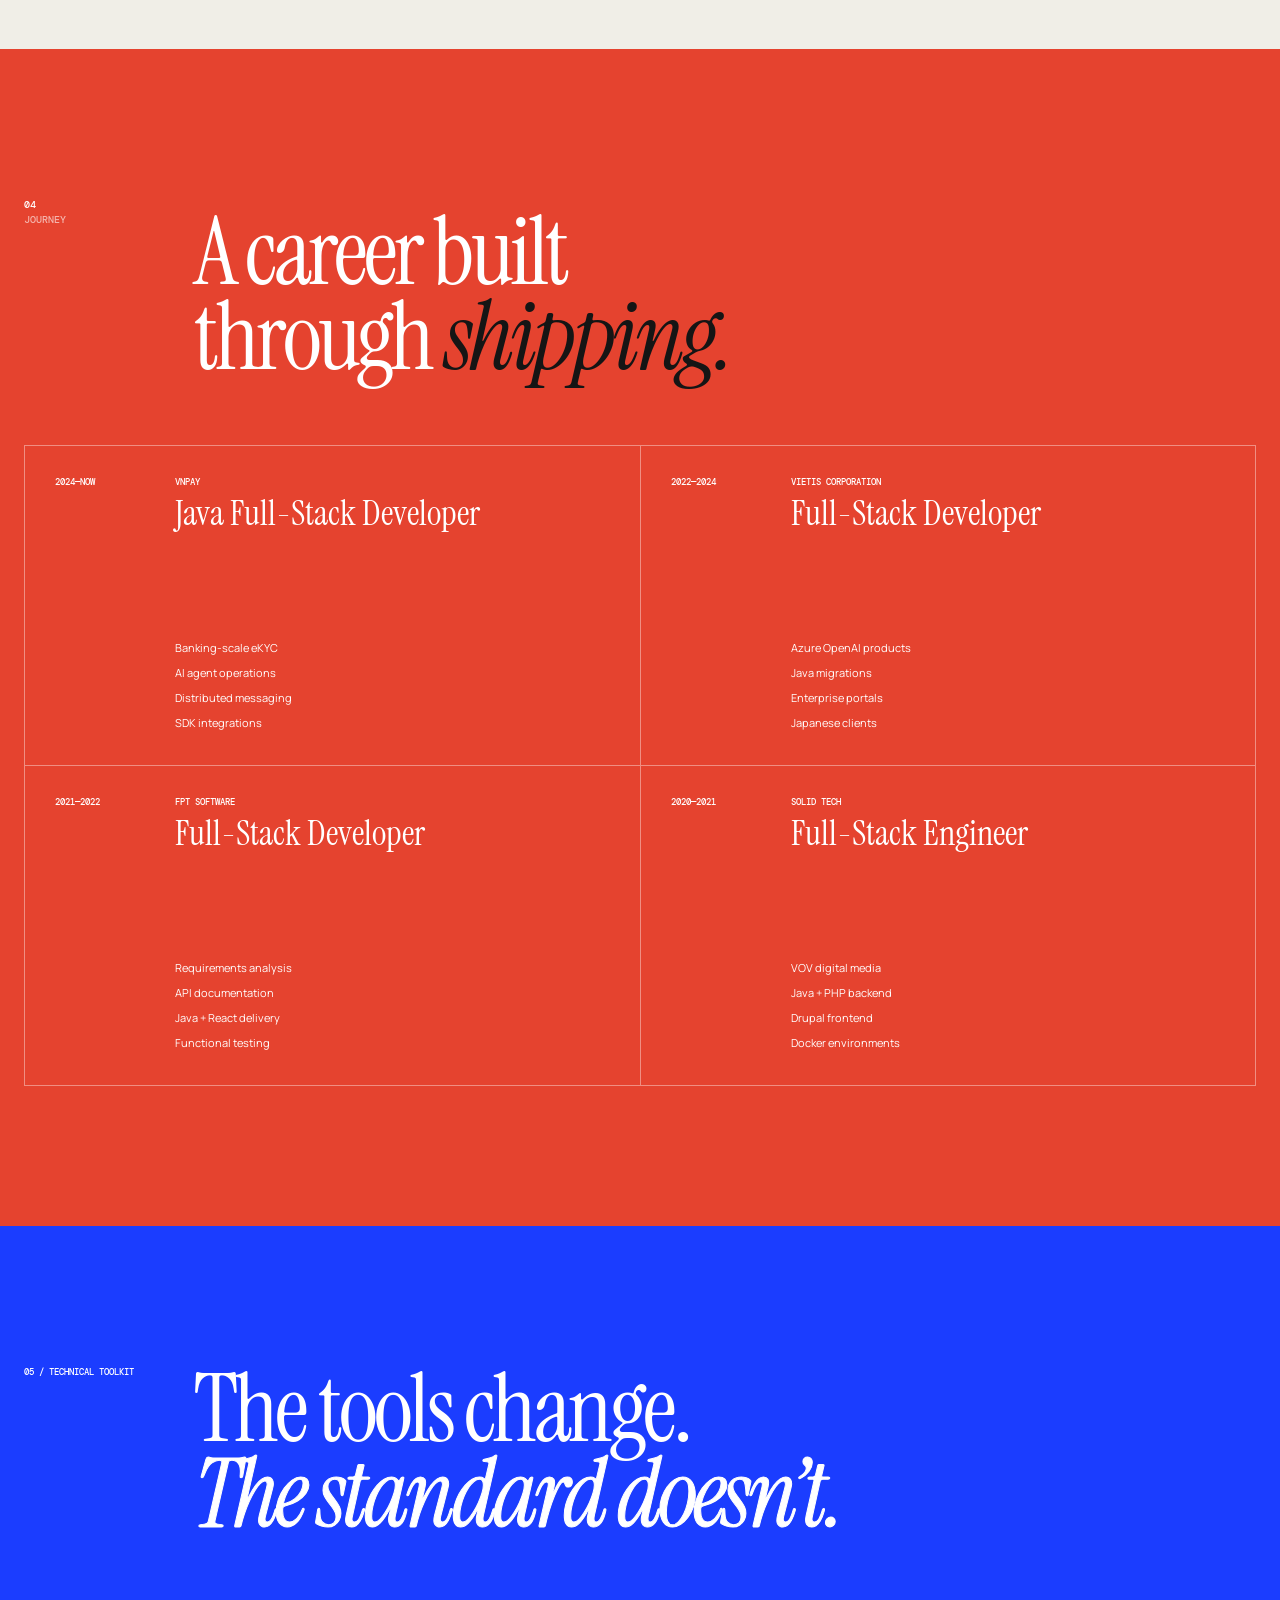
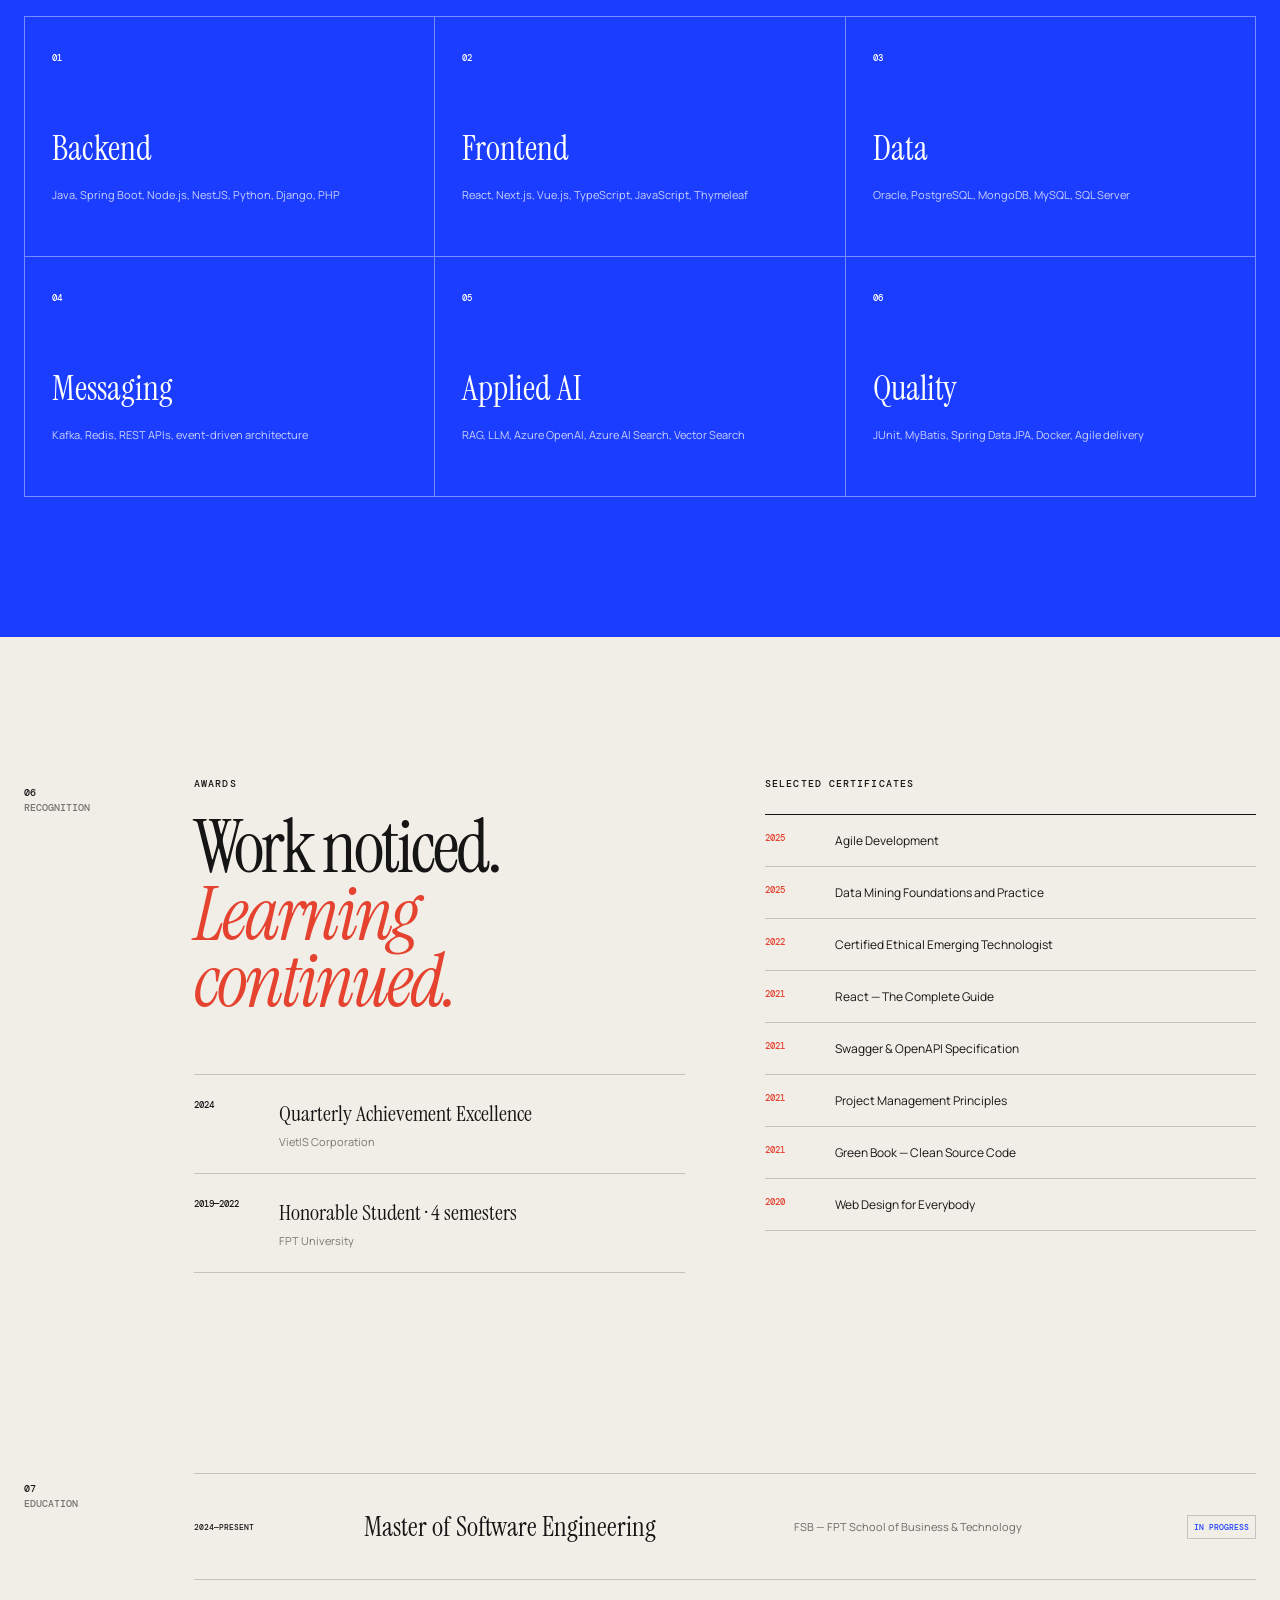
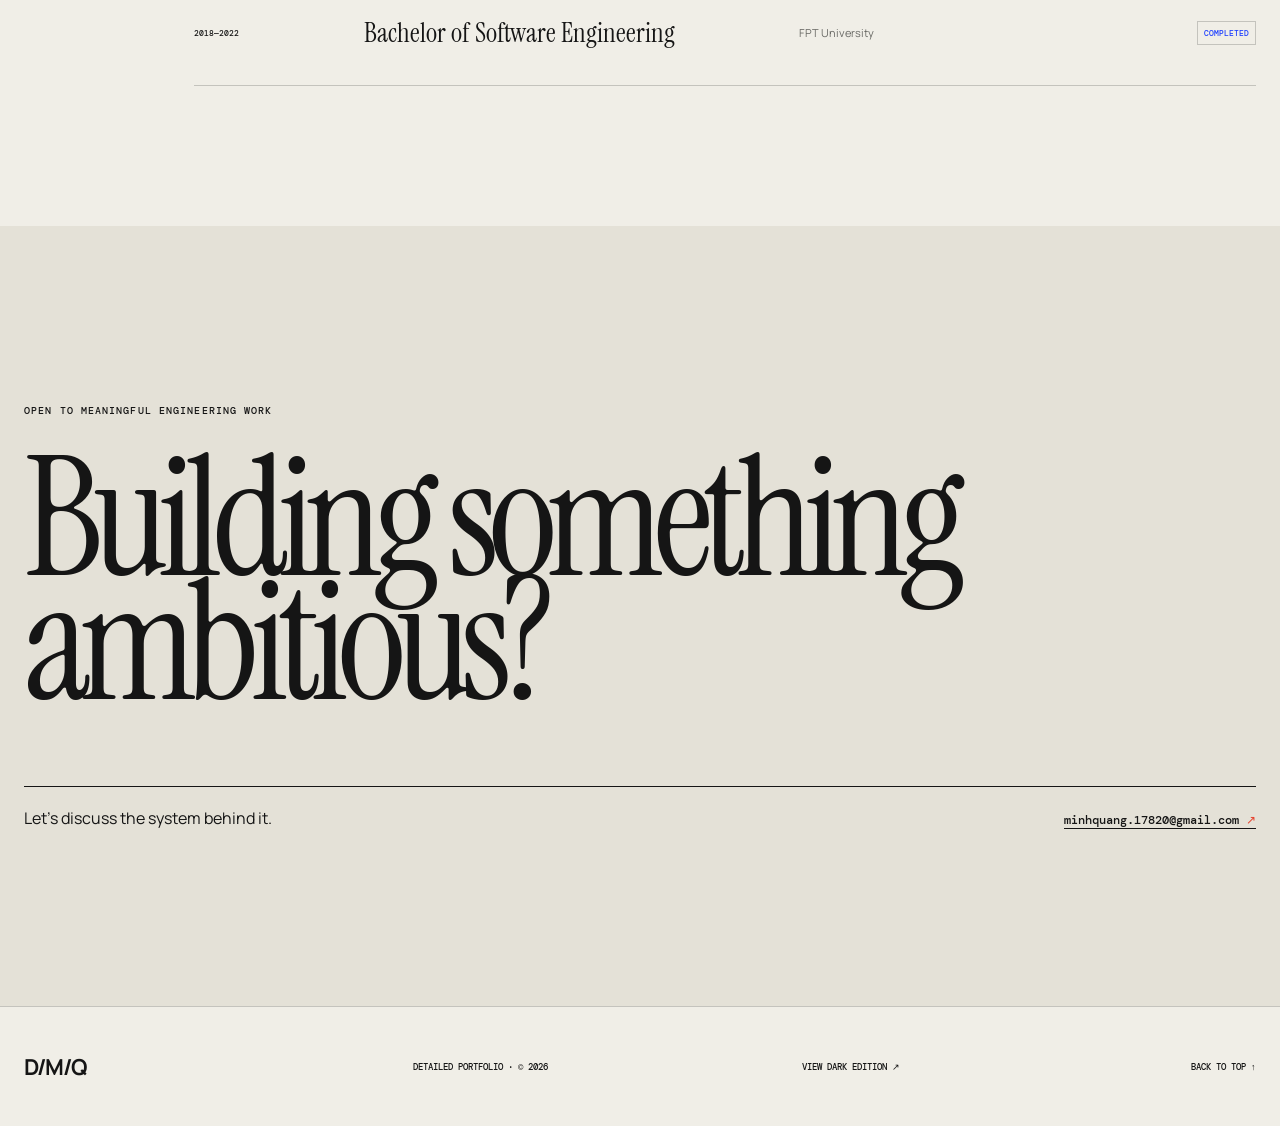
<file: editorial.html>
<!doctype html>
<html lang="en">
  <head>
    <meta charset="UTF-8" />
    <meta name="viewport" content="width=device-width, initial-scale=1.0" />
    <meta name="description" content="The detailed portfolio of Dương Minh Quang — Java Full-Stack Engineer working across fintech, identity, distributed systems and AI." />
    <meta name="theme-color" content="#f0eee7" />
    <title>Dương Minh Quang — Detailed Portfolio</title>
    <link rel="preconnect" href="https://fonts.googleapis.com" />
    <link rel="preconnect" href="https://fonts.gstatic.com" crossorigin />
    <link href="https://fonts.googleapis.com/css2?family=DM+Mono:wght@400;500&family=Instrument+Serif:ital@0;1&family=Manrope:wght@400;500;600;700&display=swap" rel="stylesheet" />
    <link rel="stylesheet" href="editorial.css" />
    <script src="editorial.js" defer></script>
  </head>
  <body>
    <a class="skip-link" href="#main">Skip to content</a>
    <div class="page-progress" aria-hidden="true"></div>

    <header class="topbar">
      <a class="wordmark" href="#top">D/M/Q</a>
      <p>Software engineer<br />Hanoi, Vietnam</p>
      <nav aria-label="Primary navigation"><a href="#profile">Profile</a><a href="#projects">Projects</a><a href="#journey">Journey</a><a href="#recognition">Recognition</a></nav>
      <a class="switch-view" href="index.html">Dark edition ↗</a>
      <button class="menu-toggle" type="button" aria-label="Open menu" aria-expanded="false"><span></span><span></span></button>
    </header>

    <main id="main">
      <section class="cover" id="top">
        <div class="cover__meta"><span>PORTFOLIO</span><span>SELECTED WORK · 2020—NOW</span><span>ISSUE NO. 02</span></div>
        <div class="cover__title">
          <p class="eyebrow">JAVA FULL-STACK ENGINEER</p>
          <h1>Dương Minh<br /><em>Quang.</em></h1>
          <p class="cover__dek">I build the invisible systems people trust—with a focus on digital identity, secure transactions, distributed architecture and applied AI.</p>
        </div>
        <div class="cover__stamp" aria-hidden="true"><div><span>5+</span><small>YEARS IN<br />PRODUCTION</small></div></div>
        <div class="cover__foot">
          <p>Currently building enterprise eKYC and AI products at VNPAY.</p>
          <div><a href="mailto:minhquang.17820@gmail.com">Email me ↗</a><a href="https://www.linkedin.com/in/d%C6%B0%C6%A1ng-minh-quang-58376118b/" target="_blank" rel="noreferrer">LinkedIn ↗</a></div>
        </div>
      </section>

      <section class="ticker" aria-label="Areas of expertise"><div><span>FINTECH</span><i>●</i><span>eKYC</span><i>●</i><span>JAVA</span><i>●</i><span>DISTRIBUTED SYSTEMS</span><i>●</i><span>GENERATIVE AI</span><i>●</i><span>FULL-STACK DELIVERY</span><i>●</i><span>FINTECH</span><i>●</i><span>eKYC</span><i>●</i><span>JAVA</span><i>●</i><span>DISTRIBUTED SYSTEMS</span><i>●</i><span>GENERATIVE AI</span><i>●</i><span>FULL-STACK DELIVERY</span><i>●</i></div></section>

      <section class="profile section" id="profile">
        <aside class="section-index">01<br /><span>PROFILE</span></aside>
        <div class="profile__statement reveal"><p>THE SHORT VERSION</p><h2>Engineer by discipline.<br /><em>Product thinker</em> by instinct.</h2></div>
        <div class="profile__details reveal">
          <div class="profile__lead"><span class="dropcap">Q</span><p>uang is a Java Full-Stack Developer with more than five years of experience delivering enterprise applications, eKYC platforms and AI-powered chatbot products.</p></div>
          <div class="profile__columns">
            <p>His work spans the full delivery cycle: requirement analysis, system and API design, backend and frontend development, testing, integration and production support.</p>
            <p>His core strengths are Java, Spring Boot, distributed systems, transaction security and high-volume data processing—with enough frontend depth to own complete product flows.</p>
          </div>
          <div class="profile__facts">
            <div><strong>5+</strong><span>Years of experience</span></div><div><strong>15+</strong><span>Projects contributed</span></div><div><strong>4</strong><span>Industry domains</span></div><div><strong>E2E</strong><span>Delivery ownership</span></div>
          </div>
        </div>
      </section>

      <section class="featured section" id="projects">
        <aside class="section-index">02<br /><span>FEATURED CASE</span></aside>
        <div class="feature__head reveal"><p>VNPAY · MARCH 2024—PRESENT</p><h2>The identity layer<br />behind a <em>trusted</em><br />transaction.</h2></div>
        <div class="feature__body">
          <div class="feature__visual reveal" aria-hidden="true">
            <div class="id-card"><div class="id-card__top"><span>VNPAY / IDENTITY</span><span>VN</span></div><div class="id-card__face"><i></i><i></i><i></i><i></i><div></div></div><div class="id-card__code">C06 · BIOMETRIC · SECURE</div></div>
            <div class="feature__caption"><span>FIG. 01</span><p>A conceptual representation of the biometric verification and reconciliation flow.</p></div>
          </div>
          <div class="feature__copy reveal">
            <p class="standfirst">An ecosystem of services that helps banks verify identity securely during onboarding and financial transactions.</p>
            <h3>Scope & contribution</h3>
            <ul class="editorial-list">
              <li><span>01</span><p>Built Spring Boot services integrating with AI cores for biometric authentication, system monitoring and transaction processing.</p></li>
              <li><span>02</span><p>Developed reconciliation systems and role-based operational workflows for secure transaction oversight.</p></li>
              <li><span>03</span><p>Owned the C06 identity flow end to end—from backend integrations to the high-volume Next.js reconciliation portal.</p></li>
              <li><span>04</span><p>Used Kafka for asynchronous processing and event synchronization, with Redis supporting caching and performance.</p></li>
              <li><span>05</span><p>Extended eKYC capabilities for certificate authorities, securities partners and non-bank financial organizations.</p></li>
            </ul>
            <div class="feature__stack"><span>Java</span><span>Spring Boot</span><span>Next.js</span><span>Oracle</span><span>Kafka</span><span>Redis</span></div>
          </div>
        </div>
      </section>

      <section class="project-archive section">
        <aside class="section-index">03<br /><span>PROJECT INDEX</span></aside>
        <div class="archive__header reveal"><h2>More systems,<br /><em>more contexts.</em></h2><p>Selected product work across banking, conversational AI, enterprise operations, recruitment and digital media.</p></div>
        <div class="archive">
          <article class="archive-item reveal"><div class="archive-item__no">01</div><div><p>VNPAY CON SÓC · 2025—NOW</p><h3>AI Agent Operations Portal</h3></div><p>Multi-tenant portal integrating RAG and LLM services with authentication, authorization and Row-Level Security.</p><ul><li>Spring Boot</li><li>Next.js</li><li>PostgreSQL</li><li>RAG</li></ul></article>
          <article class="archive-item reveal"><div class="archive-item__no">02</div><div><p>VNPAY · 2024—NOW</p><h3>ICI Chatbot Gateway</h3></div><p>Event-driven messaging layer connecting Facebook and Zalo channels to a centralized AI core.</p><ul><li>Java</li><li>Kafka</li><li>MongoDB</li><li>Oracle</li></ul></article>
          <article class="archive-item reveal"><div class="archive-item__no">03</div><div><p>VNPAY · 2025</p><h3>Chatbot SDK Server</h3></div><p>Backend APIs connecting a client SDK to Text-to-Speech and LLM services for conversational responses.</p><ul><li>Spring Boot</li><li>MongoDB</li><li>TTS</li><li>LLM</li></ul></article>
          <article class="archive-item reveal"><div class="archive-item__no">04</div><div><p>VIETIS · 2023—2024</p><h3>Azure Chat</h3></div><p>Healthcare assistant with Vue.js, NestJS and real-time streamed responses from Azure OpenAI.</p><ul><li>Vue.js</li><li>NestJS</li><li>Azure OpenAI</li><li>Streaming</li></ul></article>
          <article class="archive-item reveal"><div class="archive-item__no">05</div><div><p>VIETIS · 2023—2024</p><h3>ElevateAI Platform</h3></div><p>Document management and conversational knowledge platform built across React, Django and Azure AI.</p><ul><li>React</li><li>Python</li><li>Django</li><li>Azure AI</li></ul></article>
          <article class="archive-item reveal"><div class="archive-item__no">06</div><div><p>VIETIS · 2023—2024</p><h3>Domain AI Assistants</h3></div><p>Semantic knowledge assistants for arts, travel and healthcare using vector retrieval and Azure AI Search.</p><ul><li>Vue.js</li><li>Python</li><li>Vector Search</li><li>OpenAI</li></ul></article>
          <article class="archive-item reveal"><div class="archive-item__no">07</div><div><p>VIETIS · 2023</p><h3>Python-to-Java Migration</h3></div><p>Full system migration to Java Spring while preserving existing business rules and functional accuracy.</p><ul><li>Java</li><li>Spring</li><li>Python</li><li>Testing</li></ul></article>
          <article class="archive-item reveal"><div class="archive-item__no">08</div><div><p>FPT SOFTWARE · 2021—2022</p><h3>Rikunabi Recruitment</h3></div><p>Recruitment product delivery including API specifications, UI definitions, development and functional testing.</p><ul><li>Java</li><li>Spring Boot</li><li>React</li><li>Next.js</li></ul></article>
        </div>
      </section>

      <section class="journey section" id="journey">
        <aside class="section-index">04<br /><span>JOURNEY</span></aside>
        <div class="journey__title reveal"><h2>A career built<br />through <em>shipping.</em></h2></div>
        <div class="journey__grid">
          <article class="job reveal"><time>2024—NOW</time><div><p>VNPAY</p><h3>Java Full-Stack Developer</h3></div><ul><li>Banking-scale eKYC</li><li>AI agent operations</li><li>Distributed messaging</li><li>SDK integrations</li></ul></article>
          <article class="job reveal"><time>2022—2024</time><div><p>VIETIS CORPORATION</p><h3>Full-Stack Developer</h3></div><ul><li>Azure OpenAI products</li><li>Java migrations</li><li>Enterprise portals</li><li>Japanese clients</li></ul></article>
          <article class="job reveal"><time>2021—2022</time><div><p>FPT SOFTWARE</p><h3>Full-Stack Developer</h3></div><ul><li>Requirements analysis</li><li>API documentation</li><li>Java + React delivery</li><li>Functional testing</li></ul></article>
          <article class="job reveal"><time>2020—2021</time><div><p>SOLID TECH</p><h3>Full-Stack Engineer</h3></div><ul><li>VOV digital media</li><li>Java + PHP backend</li><li>Drupal frontend</li><li>Docker environments</li></ul></article>
        </div>
      </section>

      <section class="toolkit">
        <div class="toolkit__title reveal"><span>05 / TECHNICAL TOOLKIT</span><h2>The tools change.<br /><em>The standard doesn’t.</em></h2></div>
        <div class="toolkit__grid">
          <article class="reveal"><span>01</span><h3>Backend</h3><p>Java, Spring Boot, Node.js, NestJS, Python, Django, PHP</p></article>
          <article class="reveal"><span>02</span><h3>Frontend</h3><p>React, Next.js, Vue.js, TypeScript, JavaScript, Thymeleaf</p></article>
          <article class="reveal"><span>03</span><h3>Data</h3><p>Oracle, PostgreSQL, MongoDB, MySQL, SQL Server</p></article>
          <article class="reveal"><span>04</span><h3>Messaging</h3><p>Kafka, Redis, REST APIs, event-driven architecture</p></article>
          <article class="reveal"><span>05</span><h3>Applied AI</h3><p>RAG, LLM, Azure OpenAI, Azure AI Search, Vector Search</p></article>
          <article class="reveal"><span>06</span><h3>Quality</h3><p>JUnit, MyBatis, Spring Data JPA, Docker, Agile delivery</p></article>
        </div>
      </section>

      <section class="recognition section" id="recognition">
        <aside class="section-index">06<br /><span>RECOGNITION</span></aside>
        <div class="recognition__content">
          <div class="recognition__column reveal"><p class="label">AWARDS</p><h2>Work noticed.<br /><em>Learning continued.</em></h2><div class="award"><time>2024</time><p><strong>Quarterly Achievement Excellence</strong><span>VietIS Corporation</span></p></div><div class="award"><time>2019—2022</time><p><strong>Honorable Student · 4 semesters</strong><span>FPT University</span></p></div></div>
          <div class="recognition__column reveal"><p class="label">SELECTED CERTIFICATES</p><ul class="certificate-list"><li><span>2025</span>Agile Development</li><li><span>2025</span>Data Mining Foundations and Practice</li><li><span>2022</span>Certified Ethical Emerging Technologist</li><li><span>2021</span>React — The Complete Guide</li><li><span>2021</span>Swagger & OpenAPI Specification</li><li><span>2021</span>Project Management Principles</li><li><span>2021</span>Green Book — Clean Source Code</li><li><span>2020</span>Web Design for Everybody</li></ul></div>
        </div>
      </section>

      <section class="education section">
        <aside class="section-index">07<br /><span>EDUCATION</span></aside>
        <div class="education__row reveal"><time>2024—PRESENT</time><h3>Master of Software Engineering</h3><p>FSB — FPT School of Business & Technology</p><span>IN PROGRESS</span></div>
        <div class="education__row reveal"><time>2018—2022</time><h3>Bachelor of Software Engineering</h3><p>FPT University</p><span>COMPLETED</span></div>
      </section>

      <section class="closing">
        <p class="label">OPEN TO MEANINGFUL ENGINEERING WORK</p>
        <h2>Building something<br />ambitious?</h2>
        <div class="closing__bottom"><p>Let’s discuss the system behind it.</p><a href="mailto:minhquang.17820@gmail.com">minhquang.17820@gmail.com <span>↗</span></a></div>
      </section>
    </main>

    <footer><a class="wordmark" href="#top">D/M/Q</a><p>Detailed portfolio · © <span id="year"></span></p><a href="index.html">View dark edition ↗</a><a href="#top">Back to top ↑</a></footer>
  </body>
</html>
</file>
<file: styles.css>
:root {
  --bg: #121212;
  --panel: #171717;
  --panel-2: #1c1b1a;
  --text: #f1efe8;
  --muted: #99958e;
  --signal: #e8523e;
  --cyan: #7183ff;
  --violet: #8b78d7;
  --orange: #e8523e;
  --line: rgba(255,255,255,.12);
  --font-display: "Syne", sans-serif;
  --font-editorial: "Instrument Serif", serif;
  --font-body: "Inter", sans-serif;
  --font-mono: "DM Mono", monospace;
}

* { box-sizing: border-box; }
html { scroll-behavior: smooth; background: var(--bg); }
body { margin: 0; color: var(--text); background: var(--bg); font-family: var(--font-body); overflow-x: hidden; }
body.menu-open { overflow: hidden; }
a { color: inherit; text-decoration: none; }
button { color: inherit; font: inherit; }
h1,h2,h3,p { margin-top: 0; }
::selection { color: var(--bg); background: var(--signal); }

.skip-link { position: fixed; top: 10px; left: 10px; z-index: 1000; padding: 12px 16px; color: var(--bg); background: var(--signal); transform: translateY(-160%); }
.skip-link:focus { transform: none; }
.noise { position: fixed; inset: 0; z-index: 99; pointer-events: none; opacity: .03; background-image: url("data:image/svg+xml,%3Csvg viewBox='0 0 180 180' xmlns='http://www.w3.org/2000/svg'%3E%3Cfilter id='n'%3E%3CfeTurbulence type='fractalNoise' baseFrequency='.9' numOctaves='4' stitchTiles='stitch'/%3E%3C/filter%3E%3Crect width='100%25' height='100%25' filter='url(%23n)' opacity='.7'/%3E%3C/svg%3E"); }
.cursor-glow { position: fixed; width: 520px; height: 520px; z-index: 0; border-radius: 50%; background: radial-gradient(circle, rgba(101,232,255,.075), transparent 65%); pointer-events: none; transform: translate(-50%,-50%); transition: opacity .3s; }
.scroll-progress { position: fixed; top: 0; left: 0; right: 0; height: 2px; z-index: 101; background: transparent; }
.scroll-progress span { display: block; width: 0; height: 100%; background: linear-gradient(90deg,var(--signal),var(--cyan)); }

.site-header { position: fixed; top: 0; left: 0; right: 0; height: 88px; padding: 0 max(28px, calc((100vw - 1440px)/2)); z-index: 50; display: grid; grid-template-columns: 1fr auto 1fr; align-items: center; border-bottom: 1px solid transparent; transition: background .3s, border-color .3s, height .3s; }
.site-header.is-scrolled { height: 72px; background: rgba(8,10,13,.78); border-color: var(--line); backdrop-filter: blur(18px); }
.brand { display: flex; align-items: center; gap: 14px; width: max-content; }
.brand__mark { font: 800 24px/1 var(--font-display); letter-spacing: -.08em; }
.brand__mark span { color: var(--signal); }
.brand__glyph{position:relative;width:48px;height:34px;display:block;flex:0 0 auto}.brand__glyph i{position:absolute;top:3px;width:25px;height:25px;border:2px solid #f1efe8;border-radius:7px;transform:rotate(45deg)}.brand__glyph i:first-child{left:2px}.brand__glyph i:nth-child(2){right:2px;border-color:#777b83}.brand__glyph b{position:absolute;z-index:2;left:50%;top:50%;width:8px;height:8px;border:2px solid var(--bg);border-radius:50%;background:var(--signal);box-shadow:0 0 12px rgba(232,82,62,.45);transform:translate(-50%,-50%)}.brand:hover .brand__glyph i:first-child,.footer .brand__glyph:hover i:first-child{border-color:var(--signal)}
.brand__role { padding-left: 14px; border-left: 1px solid var(--line); color: var(--muted); font: 500 9px/1.35 var(--font-mono); letter-spacing: .08em; text-transform: uppercase; }
.nav { display: flex; gap: 38px; }
.nav a { color: var(--muted); font: 500 11px var(--font-mono); letter-spacing: .05em; transition: color .2s; }
.nav a span { margin-right: 7px; color: #555d69; }
.nav a:hover { color: var(--signal); }
.availability { justify-self: end; display: flex; align-items: center; gap: 9px; padding: 10px 14px; border: 1px solid var(--line); border-radius: 999px; font: 500 10px var(--font-mono); letter-spacing: .04em; }
.availability i, .contact__status i { width: 7px; height: 7px; border-radius: 50%; background: var(--signal); box-shadow: 0 0 0 4px rgba(199,255,53,.1), 0 0 18px var(--signal); animation: pulse 2s infinite; }
.menu-button,.mobile-nav { display: none; }

.hero { position: relative; min-height: 100svh; padding: 138px max(28px,calc((100vw - 1440px)/2)) 55px; display: grid; grid-template-columns: 1fr minmax(430px,.74fr); grid-template-rows: 1fr auto; gap: 38px 55px; overflow: hidden; isolation: isolate; }
.hero::before { content: ""; position: absolute; inset: 0; z-index: -2; opacity: .24; background-image: linear-gradient(rgba(255,255,255,.08) 1px,transparent 1px),linear-gradient(90deg,rgba(255,255,255,.08) 1px,transparent 1px); background-size: 76px 76px; mask-image: linear-gradient(to bottom,black,transparent 85%); }
.hero__ambient { position: absolute; z-index: -1; width: 900px; height: 900px; right: -270px; top: -240px; border-radius: 50%; background: radial-gradient(circle at 50%,rgba(101,232,255,.16),rgba(158,123,255,.08) 35%,transparent 69%); filter: blur(5px); }
.hero__copy { align-self: center; min-width: 0; }
.hero__index { display: flex; justify-content: space-between; max-width: 680px; margin-bottom: 30px; color: #666e7a; font: 500 10px var(--font-mono); letter-spacing: .09em; }
.hero__intro { max-width: 650px; margin-bottom: 34px; color: #a6adb8; font-size: clamp(15px,1.3vw,19px); line-height: 1.55; }
.hero h1 { margin: 0; font: 800 clamp(65px,7.1vw,124px)/.77 var(--font-display); letter-spacing: -.075em; }
.hero h1 span,.hero h1 strong { display: block; }
.hero h1 strong { color: var(--signal); font-weight: 800; }
.hero h1 .outline { color: transparent; -webkit-text-stroke: 1.5px rgba(244,243,238,.75); }
.hero__bottom { display: grid; grid-template-columns: minmax(260px,520px) auto; gap: 30px; align-items: end; margin-top: 48px; }
.hero__bottom > p { margin: 0; color: var(--muted); font-size: 15px; line-height: 1.65; }
.hero__actions { display: flex; flex-direction: column; align-items: flex-start; gap: 16px; }
.button { display: inline-flex; min-height: 54px; padding: 0 22px; align-items: center; justify-content: center; gap: 24px; border: 1px solid var(--line); border-radius: 2px; font: 600 11px var(--font-mono); letter-spacing: .04em; text-transform: uppercase; transition: transform .2s,box-shadow .2s,background .2s; }
.button span { font-size: 17px; }
.button--signal { color: #0a0d08; background: var(--signal); border-color: var(--signal); box-shadow: 0 0 0 rgba(199,255,53,0); }
.button--signal:hover { transform: translateY(-3px); box-shadow: 0 12px 40px rgba(199,255,53,.17); }
.text-link { padding-bottom: 5px; border-bottom: 1px solid #414750; color: #c1c5cc; font: 500 11px var(--font-mono); text-transform: uppercase; letter-spacing: .05em; }
.text-link span { margin-left: 8px; color: var(--signal); }

.hero-console { align-self: center; position: relative; border: 1px solid rgba(255,255,255,.18); border-radius: 4px; background: rgba(13,16,21,.82); box-shadow: 0 45px 120px rgba(0,0,0,.45),inset 0 1px rgba(255,255,255,.06); backdrop-filter: blur(16px); transform-style: preserve-3d; transition: transform .15s ease-out; }
.console__bar { height: 52px; padding: 0 16px; display: grid; grid-template-columns: 1fr auto 1fr; align-items: center; border-bottom: 1px solid var(--line); color: #68717f; font: 500 9px var(--font-mono); letter-spacing: .09em; }
.console__bar div { display: flex; gap: 6px; }
.console__bar i { width: 7px; height: 7px; border-radius: 50%; background: #343a44; }
.console__bar b { justify-self: end; color: var(--signal); font-weight: 500; }
.console__map { position: relative; aspect-ratio: 1.45; overflow: hidden; }
.map-grid { position: absolute; inset: 0; opacity: .17; background-image: linear-gradient(rgba(255,255,255,.12) 1px,transparent 1px),linear-gradient(90deg,rgba(255,255,255,.12) 1px,transparent 1px); background-size: 32px 32px; mask-image: radial-gradient(circle,black,transparent 82%); }
.console__map svg,.gateway-map svg { position: absolute; inset: 0; width: 100%; height: 100%; fill: none; stroke: #3f4855; stroke-width: 1.4; stroke-dasharray: 5 5; }
.map-node { position: absolute; z-index: 2; padding: 12px; min-width: 100px; border: 1px solid #343c47; background: #11151b; box-shadow: 0 15px 35px rgba(0,0,0,.25); }
.map-node small,.map-node span { display: block; color: #666f7c; font: 500 7px var(--font-mono); letter-spacing: .08em; }
.map-node strong { display: block; margin: 5px 0; font: 700 11px var(--font-display); }
.map-node--client { left: 3%; top: 43%; }
.map-node--gateway { left: 36%; top: 43%; border-color: rgba(101,232,255,.45); }
.map-node--core { left: 69%; top: 38%; min-width: 120px; padding-left: 47px; border-color: rgba(199,255,53,.5); }
.map-node--core strong { color: var(--signal); }
.map-node--data { right: 3%; top: 10%; }
.map-node--events { right: 3%; bottom: 8%; }
.core-rings { position: absolute; left: 8px; top: 16px; width: 30px; height: 30px; }
.core-rings i { position: absolute; inset: 0; border: 1px solid rgba(199,255,53,.45); border-radius: 50%; animation: rings 2.4s infinite; }
.core-rings i:nth-child(2){animation-delay:.8s}.core-rings i:nth-child(3){animation-delay:1.6s}
.packet { position: absolute; z-index: 3; width: 6px; height: 6px; border-radius: 50%; background: var(--cyan); box-shadow: 0 0 12px var(--cyan); }
.packet--one { left: 17%; top: 49%; animation: packetX 2.8s infinite; }.packet--two { left: 55%; top: 49%; animation: packetX2 2.2s .4s infinite; }.packet--three { right: 11%; top: 48%; animation: packetY 2.6s .7s infinite; }
.console__metrics { display: grid; grid-template-columns: repeat(3,1fr); border-top: 1px solid var(--line); }
.console__metrics div { padding: 17px; border-right: 1px solid var(--line); }
.console__metrics div:last-child { border: 0; }
.console__metrics span { display: block; margin-bottom: 7px; color: #5f6875; font: 500 8px var(--font-mono); }
.console__metrics strong { font: 600 14px var(--font-display); }
.scroll-cue { grid-column: 1/-1; display: flex; justify-content: space-between; align-items: center; color: #5f6670; font: 500 9px var(--font-mono); letter-spacing: .15em; }
.scroll-cue i { display:grid;place-items:center;width:34px;height:34px;border:1px solid var(--line);border-radius:50%;font-style:normal;color:var(--signal);animation:bob 2s infinite; }

.signal-strip { padding: 20px 0; overflow: hidden; color: var(--bg); background: var(--signal); transform: rotate(-.6deg) scale(1.01); }
.signal-strip__track { display: flex; width: max-content; align-items: center; gap: 30px; animation: marquee 28s linear infinite; }
.signal-strip span { font: 800 15px var(--font-display); letter-spacing: .04em; }
.signal-strip i { font-size: 7px; }

.section { width: min(1440px,calc(100% - 56px)); margin: 0 auto; padding: 150px 0; }
.section-heading { display: grid; grid-template-columns: 180px 1fr 340px; gap: 40px; align-items: end; margin-bottom: 75px; }
.section-heading__index,.education__label,.manifesto__label { color: #626a76; font: 500 10px var(--font-mono); letter-spacing: .12em; }
.section-heading h2,.capabilities h2 { margin: 0; font: 700 clamp(44px,5.8vw,88px)/.96 var(--font-display); letter-spacing: -.06em; }
.section-heading h2 em,.capabilities h2 em { color: var(--signal); font-style: normal; }
.section-heading > p { margin: 0; color: var(--muted); font-size: 14px; line-height: 1.7; }
.case-list { display: flex; flex-direction: column; gap: 22px; }
.case-row { display: grid; grid-template-columns: repeat(2,1fr); gap: 22px; }
.case { position: relative; min-height: 670px; padding: 32px; overflow: hidden; border: 1px solid var(--line); background: var(--panel); transform-style: preserve-3d; transition: border-color .25s,transform .15s ease-out; }
.case:hover { border-color: rgba(255,255,255,.28); }
.case__number { position: absolute; top: 25px; right: 29px; color: rgba(255,255,255,.08); font: 800 66px/1 var(--font-display); }
.case__copy { position: relative; z-index: 3; max-width: 600px; }
.case__label { display: flex; gap: 14px; align-items: center; margin-bottom: 80px; font: 500 9px var(--font-mono); letter-spacing: .08em; }
.case__label span { color: var(--signal); }.case__label i { color: #5e6672;font-style:normal; }
.case h3 { margin-bottom: 24px; font: 700 clamp(44px,5vw,76px)/.88 var(--font-display); letter-spacing: -.06em; }
.case__copy > p { max-width: 540px; color: #9299a4; font-size: 14px; line-height: 1.7; }
.case ul { display:flex;flex-wrap:wrap;gap:7px;margin:28px 0 0;padding:0;list-style:none; }
.case li { padding:7px 10px;border:1px solid var(--line);color:#89919c;font:500 9px var(--font-mono); }
.case--ekyc { min-height: 700px; background: radial-gradient(circle at 80% 45%,rgba(101,232,255,.10),transparent 35%),#0d1117; }
.case--ekyc .case__copy { width: 47%; }
.biometric { position:absolute;top:70px;right:3%;bottom:45px;width:47%;border:1px solid #2d3742;background:rgba(6,10,14,.7); }
.biometric::before { content:"";position:absolute;inset:0;opacity:.22;background-image:linear-gradient(rgba(101,232,255,.15) 1px,transparent 1px),linear-gradient(90deg,rgba(101,232,255,.15) 1px,transparent 1px);background-size:24px 24px; }
.biometric__hud { position:absolute;z-index:3;top:16px;left:16px;right:16px;display:flex;justify-content:space-between;color:var(--cyan);font:500 8px var(--font-mono);letter-spacing:.1em; }
.biometric__face { position:absolute;width:230px;height:310px;left:50%;top:50%;transform:translate(-50%,-52%);border:1px solid rgba(101,232,255,.65);border-radius:46% 46% 42% 42%;box-shadow:inset 0 0 50px rgba(101,232,255,.06),0 0 50px rgba(101,232,255,.08); }
.biometric__face > i { position:absolute;width:25px;height:25px;border-color:var(--cyan); }
.biometric__face > i:nth-child(1){left:-15px;top:-15px;border-left:2px solid;border-top:2px solid}.biometric__face > i:nth-child(2){right:-15px;top:-15px;border-right:2px solid;border-top:2px solid}.biometric__face > i:nth-child(3){left:-15px;bottom:-15px;border-left:2px solid;border-bottom:2px solid}.biometric__face > i:nth-child(4){right:-15px;bottom:-15px;border-right:2px solid;border-bottom:2px solid}
.face-grid { position:absolute;inset:16%;opacity:.5;background:linear-gradient(135deg,transparent 49.5%,var(--cyan) 50%,transparent 50.5%),linear-gradient(45deg,transparent 49.5%,var(--cyan) 50%,transparent 50.5%);clip-path:polygon(50% 0,92% 25%,100% 72%,70% 100%,30% 100%,0 72%,8% 25%); }
.scan-beam { position:absolute;z-index:2;left:7%;right:7%;height:1px;background:var(--cyan);box-shadow:0 0 25px 5px rgba(101,232,255,.35);animation:scan 3.5s ease-in-out infinite; }
.confidence { position:absolute;left:18px;bottom:20px;width:175px;padding:13px;background:#0e141b;border:1px solid #2a3642; }
.confidence span { display:block;color:#687481;font:500 7px var(--font-mono); }.confidence strong { display:block;margin:4px 0;color:var(--cyan);font:600 18px var(--font-display); }.confidence i { display:block;height:2px;background:#29323c; }.confidence b { display:block;width:99%;height:100%;background:var(--cyan); }
.verified { position:absolute;right:18px;bottom:20px;padding:12px 15px;color:var(--bg);background:var(--signal);font:600 8px var(--font-mono);letter-spacing:.06em; }.verified strong { margin-left:8px; }
.case-row .case { min-height: 720px; }
.case-row .case h3 { font-size: clamp(42px,4.2vw,65px); }
.case-row .case__label { margin-bottom: 58px; }
.case--agent { background:linear-gradient(145deg,#11141b,#171329); }
.agent-flow { position:absolute;left:32px;right:32px;bottom:30px;height:235px;border:1px solid #39334e;background:rgba(11,10,19,.5); }
.agent-flow__head { display:flex;justify-content:space-between;padding:13px;border-bottom:1px solid #39334e;color:#736c83;font:500 8px var(--font-mono); }.agent-flow__head b { color:var(--violet); }
.flow-row { display:grid;grid-template-columns:28px 1fr auto;gap:8px;padding:13px;border-bottom:1px solid rgba(255,255,255,.06);color:#7d8290;font:500 9px var(--font-mono); }.flow-row i{color:#515766;font-style:normal}.flow-row b{font-weight:500}.flow-row.active{color:#e2ddf2;background:rgba(158,123,255,.06)}.flow-row.active i,.flow-row.active b{color:var(--violet)}
.flow-output { display:flex;gap:5px;padding:15px; }.flow-output span{height:4px;background:#403a53;animation:type 1.8s infinite}.flow-output span:nth-child(1){width:29%}.flow-output span:nth-child(2){width:18%;animation-delay:.2s}.flow-output span:nth-child(3){width:25%;animation-delay:.4s}.flow-output span:nth-child(4){width:10%;animation-delay:.6s}
.case--gateway { background:linear-gradient(145deg,#10151a,#0d1a1a); }
.gateway-map { position:absolute;left:25px;right:25px;bottom:35px;height:235px; }
.gateway-map svg { stroke:#344845; }
.channel,.gateway-core { position:absolute;z-index:2;display:grid;place-items:center;border:1px solid #35403f;background:#111b1b;font:700 15px var(--font-display); }
.channel{width:48px;height:48px;border-radius:50%}.channel--fb{left:4%;top:14%;color:#79a6ff}.channel--zalo{left:4%;bottom:10%;color:var(--cyan)}.channel--ai{right:4%;top:40%;color:var(--signal);border-color:#4b5b30}.gateway-core{left:44%;top:32%;width:74px;height:74px;border-radius:8px;color:#fff;box-shadow:0 0 45px rgba(101,232,255,.08)}.gateway-core i{position:absolute;inset:-10px;border:1px dashed #354c49;animation:rotate 12s linear infinite}
.case--suite { min-height:530px;background:radial-gradient(circle at 82% 50%,rgba(255,107,53,.16),transparent 30%),#15110f;display:grid;grid-template-columns:1fr auto; }
.case--suite .case__copy { max-width:630px; }.case--suite .case__label{margin-bottom:55px}.case--suite h3{font-size:clamp(48px,5.6vw,82px)}
.suite-metric { align-self:center;justify-self:end;width:260px;height:260px;border:1px solid #49352e;border-radius:50%;display:flex;flex-direction:column;align-items:center;justify-content:center;text-align:center;position:relative;z-index:2; }.suite-metric > span,.suite-metric > i{color:#8f766d;font:500 8px var(--font-mono);font-style:normal;letter-spacing:.1em}.suite-metric strong{margin:5px 0;color:var(--orange);font:700 82px/1 var(--font-display)}.suite-metric strong span{font-size:30px}.suite-orbit{position:absolute;right:0;top:0;width:420px;height:100%;opacity:.45}.suite-orbit i{position:absolute;width:440px;height:440px;right:-90px;top:45px;border:1px dashed #6a4538;border-radius:50%;animation:rotate 35s linear infinite}.suite-orbit span{position:absolute;z-index:2;color:#a67b6d;font:500 8px var(--font-mono)}.suite-orbit span:nth-child(1){right:45px;top:70px}.suite-orbit span:nth-child(2){right:13px;bottom:80px}.suite-orbit span:nth-child(3){left:80px;bottom:25px}

.manifesto { min-height:670px;padding:90px max(28px,calc((100vw - 1440px)/2));display:flex;flex-direction:column;justify-content:space-between;color:var(--bg);background:var(--signal); }
.manifesto__label{color:rgba(8,10,13,.55)}.manifesto p{align-self:center;margin:70px 0;font:700 clamp(45px,6.7vw,105px)/.96 var(--font-display);letter-spacing:-.065em;text-align:center}.manifesto p em{font-style:normal;color:transparent;-webkit-text-stroke:1.5px var(--bg)}.manifesto__foot{display:flex;justify-content:space-between;font:600 10px var(--font-mono);letter-spacing:.08em}

.section-heading--compact { margin-bottom:65px; }
.experience { padding-bottom:160px; }
.timeline { border-top:1px solid var(--line); }
.timeline__item { display:grid;grid-template-columns:150px minmax(280px,.85fr) 1fr 40px;gap:35px;align-items:center;padding:38px 8px;border-bottom:1px solid var(--line);transition:background .25s,padding .25s; }
.timeline__item:hover{padding-left:24px;padding-right:24px;background:#0d1014}.timeline__year{font:700 24px var(--font-display)}.timeline__year span{display:block;color:#505762;font:500 9px var(--font-mono)}.timeline__company small{color:var(--signal);font:500 8px var(--font-mono);letter-spacing:.08em}.timeline__company h3{margin:9px 0 0;font:600 23px var(--font-display);letter-spacing:-.03em}.timeline__item>p{margin:0;color:var(--muted);font-size:13px;line-height:1.65}.timeline__arrow{color:#56606b;font-size:20px;transition:color .2s,transform .2s}.timeline__item:hover .timeline__arrow{color:var(--signal);transform:translate(3px,-3px)}

.capabilities { display:grid;grid-template-columns:.8fr 1.2fr;gap:110px;padding:150px max(28px,calc((100vw - 1440px)/2));background:#e9e7df;color:#0d1014; }
.capabilities__sticky{position:sticky;top:120px;align-self:start}.capabilities .section-heading__index{color:#797c7d}.capabilities h2{margin:28px 0}.capabilities h2 em{color:#5e38d7}.capabilities__sticky>p{max-width:470px;color:#666b6e;font-size:14px;line-height:1.7}.radar{position:relative;width:210px;height:210px;margin-top:60px;border:1px solid rgba(13,16,20,.18);border-radius:50%;display:grid;place-items:center}.radar:before,.radar:after{content:"";position:absolute;border:1px solid rgba(13,16,20,.13);border-radius:50%}.radar:before{inset:25%}.radar:after{inset:43%}.radar i{position:absolute;left:50%;top:0;bottom:50%;width:1px;background:rgba(13,16,20,.18);transform-origin:bottom}.radar i:nth-child(2){transform:rotate(120deg)}.radar i:nth-child(3){transform:rotate(240deg)}.radar span{position:relative;z-index:2;width:47px;height:47px;display:grid;place-items:center;color:white;background:#5e38d7;border-radius:50%;font:700 13px var(--font-display);box-shadow:0 10px 30px rgba(94,56,215,.3)}
.capabilities__list{border-top:1px solid rgba(13,16,20,.18)}.capability{display:grid;grid-template-columns:40px 1fr auto;gap:25px;align-items:center;padding:32px 4px;border-bottom:1px solid rgba(13,16,20,.18);transition:padding .2s,background .2s}.capability:hover{padding-left:18px;padding-right:18px;background:rgba(255,255,255,.45)}.capability>span{color:#929493;font:500 9px var(--font-mono)}.capability h3{margin:0 0 8px;font:600 27px var(--font-display);letter-spacing:-.035em}.capability p{margin:0;color:#696e70;font-size:12px}.capability>b{padding:6px 8px;border:1px solid rgba(13,16,20,.22);font:500 8px var(--font-mono)}

.education { display:grid;grid-template-columns:180px 1fr;gap:0 40px; }.education__label{grid-row:1/3;padding-top:40px}.education__item{display:grid;grid-template-columns:150px 1fr 300px auto;gap:25px;align-items:center;padding:38px 0;border-top:1px solid var(--line)}.education__item:last-child{border-bottom:1px solid var(--line)}.education__item>span{color:#626a76;font:500 9px var(--font-mono)}.education__item h3{margin:0;font:600 26px var(--font-display);letter-spacing:-.03em}.education__item p{margin:0;color:var(--muted);font-size:13px}.education__item i{padding:7px 9px;border:1px solid var(--line);color:var(--signal);font:500 8px var(--font-mono);font-style:normal}

.contact { position:relative;min-height:810px;padding:130px 28px;display:flex;flex-direction:column;align-items:center;justify-content:center;text-align:center;overflow:hidden;background:#0b0e12; }.contact:before{content:"";position:absolute;inset:0;opacity:.12;background-image:linear-gradient(rgba(255,255,255,.12) 1px,transparent 1px),linear-gradient(90deg,rgba(255,255,255,.12) 1px,transparent 1px);background-size:70px 70px;mask-image:radial-gradient(circle,black,transparent 78%)}.contact__orb{position:absolute;width:620px;height:620px;display:grid;place-items:center}.contact__orb i{position:absolute;border:1px solid rgba(199,255,53,.14);border-radius:50%;animation:orb 8s ease-in-out infinite}.contact__orb i:nth-child(1){width:100%;height:42%}.contact__orb i:nth-child(2){width:42%;height:100%;animation-delay:-2.5s}.contact__orb i:nth-child(3){width:75%;height:75%;border-style:dashed;animation:rotate 40s linear infinite}.contact__status{position:relative;z-index:2;display:flex;align-items:center;gap:10px;margin-bottom:35px;color:#79818d;font:500 9px var(--font-mono);letter-spacing:.1em}.contact h2{position:relative;z-index:2;margin:0;font:800 clamp(62px,9.4vw,150px)/.77 var(--font-display);letter-spacing:-.075em}.contact h2 span{color:var(--signal)}.contact>p{position:relative;z-index:2;margin:48px 0 30px;color:var(--muted);font-size:14px;line-height:1.7}.contact__actions{position:relative;z-index:2;display:flex;align-items:center;gap:25px}
.footer{min-height:150px;padding:35px max(28px,calc((100vw - 1440px)/2));display:grid;grid-template-columns:1fr 1fr 1fr auto;gap:30px;align-items:center;border-top:1px solid var(--line)}.footer p{margin:0;color:#646c78;font:500 9px/1.6 var(--font-mono);letter-spacing:.07em}.footer>a:last-child{color:#9ba1aa;font:500 9px var(--font-mono);letter-spacing:.08em}

/* Editorial noir palette */
.availability i,.contact__status i{box-shadow:0 0 0 4px rgba(232,82,62,.1),0 0 18px var(--signal)}
.hero__ambient{background:radial-gradient(circle at 50%,rgba(113,131,255,.12),rgba(232,82,62,.055) 38%,transparent 69%)}
.button--signal{color:#fffaf2;box-shadow:0 0 0 rgba(232,82,62,0)}.button--signal:hover{box-shadow:0 12px 40px rgba(232,82,62,.2)}
.signal-strip{color:#fffaf2}
.section-heading h2,.capabilities h2{font-family:var(--font-editorial);font-weight:400;font-size:clamp(48px,6.2vw,96px);line-height:.91;letter-spacing:-.045em}
.case h3{font-family:var(--font-editorial);font-weight:400;font-size:clamp(50px,5.4vw,84px);line-height:.88;letter-spacing:-.04em}
.case-row .case h3{font-size:clamp(48px,4.8vw,74px)}
.case--ekyc{background:radial-gradient(circle at 80% 45%,rgba(113,131,255,.12),transparent 35%),#141414}
.biometric{border-color:#3d3d3d;background:rgba(8,8,10,.86);box-shadow:inset 0 0 90px rgba(113,131,255,.045)}
.biometric::before{opacity:.27;background-image:linear-gradient(rgba(241,239,232,.13) 1px,transparent 1px),linear-gradient(90deg,rgba(241,239,232,.13) 1px,transparent 1px)}
.biometric__face{border-color:rgba(113,131,255,.9);box-shadow:inset 0 0 70px rgba(113,131,255,.12),0 0 55px rgba(113,131,255,.13);animation:facePulse 3.5s ease-in-out infinite}
.biometric__face>i{width:29px;height:29px;border-color:var(--signal)}
.face-grid{inset:13%;opacity:.58;background:linear-gradient(135deg,transparent 49.5%,var(--cyan) 50%,transparent 50.5%),linear-gradient(45deg,transparent 49.5%,var(--cyan) 50%,transparent 50.5%),repeating-linear-gradient(0deg,transparent 0 20px,rgba(113,131,255,.2) 21px)}
.face-points b{position:absolute;width:5px;height:5px;border:1px solid var(--cyan);border-radius:50%;background:#09090b;box-shadow:0 0 9px var(--cyan);animation:pointBlink 2s infinite}.face-points b:nth-child(1){left:27%;top:33%}.face-points b:nth-child(2){right:27%;top:33%;animation-delay:.2s}.face-points b:nth-child(3){left:49%;top:49%;animation-delay:.4s}.face-points b:nth-child(4){left:35%;top:67%;animation-delay:.6s}.face-points b:nth-child(5){right:35%;top:67%;animation-delay:.8s}.face-points b:nth-child(6){left:18%;top:54%;animation-delay:1s}.face-points b:nth-child(7){right:18%;top:54%;animation-delay:1.2s}
.scan-beam{z-index:4;left:5%;right:5%;height:2px;background:linear-gradient(90deg,transparent,var(--signal) 14%,#fff 50%,var(--signal) 86%,transparent);box-shadow:0 0 9px var(--signal),0 0 35px 6px rgba(232,82,62,.28);animation:scan 3.1s cubic-bezier(.55,.05,.45,.95) infinite}.scan-beam span{position:absolute;right:0;top:8px;color:var(--signal);font:500 7px var(--font-mono);letter-spacing:.08em;white-space:nowrap}.scan-beam--echo{height:1px;opacity:.35;animation-delay:-.16s;filter:blur(1px)}
.scan-reticle{position:absolute;z-index:3;left:50%;top:50%;width:300px;height:380px;transform:translate(-50%,-52%);border:1px dashed rgba(113,131,255,.25);border-radius:46%}.scan-reticle:before,.scan-reticle:after{content:"";position:absolute;background:rgba(113,131,255,.28)}.scan-reticle:before{left:50%;top:-12%;bottom:-12%;width:1px}.scan-reticle:after{top:50%;left:-12%;right:-12%;height:1px}.scan-reticle i{position:absolute;left:50%;top:50%;border:1px solid rgba(113,131,255,.35);border-radius:50%;transform:translate(-50%,-50%);animation:reticlePulse 2.8s infinite}.scan-reticle i:first-child{width:90px;height:90px}.scan-reticle i:last-child{width:145px;height:145px;animation-delay:.7s}
.scan-readout{position:absolute;z-index:5;right:16px;top:44px;padding:8px 10px;border-left:2px solid var(--signal);background:rgba(12,12,14,.75);font:500 7px/1.5 var(--font-mono)}.scan-readout span,.scan-readout b{display:block}.scan-readout span{color:#777}.scan-readout b{color:var(--signal);animation:readoutBlink 1.2s steps(2,end) infinite}
.verified{color:#fffaf2;box-shadow:0 0 26px rgba(232,82,62,.2);animation:verifiedPulse 2.4s ease-in-out infinite}
.manifesto{color:#121212;background:#f1efe8}.manifesto__label{color:rgba(18,18,18,.55)}.manifesto p{font-family:var(--font-editorial);font-weight:400;font-size:clamp(50px,7.2vw,112px);line-height:.91;letter-spacing:-.045em}.manifesto p em{color:var(--signal);font-style:italic;-webkit-text-stroke:0}
.capabilities{background:#e9e6de;color:#151515}.capabilities h2 em{color:var(--signal)}.radar span{background:var(--signal);box-shadow:0 10px 30px rgba(232,82,62,.25)}
.contact__orb i{border-color:rgba(232,82,62,.18)}.contact h2{font-family:var(--font-editorial);font-weight:400;font-size:clamp(70px,10vw,160px);line-height:.75;letter-spacing:-.055em}.contact h2 span{font-style:italic}

/* Project architecture illustrations */
.project-system,.suite-system{overflow:hidden;border:1px solid #36393e;background:rgba(8,9,11,.76);box-shadow:inset 0 0 55px rgba(113,131,255,.035)}
.project-system{position:absolute;left:28px;right:28px;bottom:27px;height:260px}.project-system__bar{height:37px;padding:0 12px;display:flex;align-items:center;justify-content:space-between;border-bottom:1px solid #303338;color:#6d7078;font:500 7px var(--font-mono);letter-spacing:.09em}.project-system__bar b{display:flex;align-items:center;gap:7px;color:var(--signal);font-weight:500}.project-system__bar b i{width:5px;height:5px;border-radius:50%;background:currentColor;box-shadow:0 0 9px currentColor;animation:systemStatus 1.8s infinite}.project-system__canvas{position:relative;height:181px;overflow:hidden;background-image:linear-gradient(rgba(255,255,255,.055) 1px,transparent 1px),linear-gradient(90deg,rgba(255,255,255,.055) 1px,transparent 1px);background-size:24px 24px}.project-system__canvas:after{content:"";position:absolute;inset:0;background:radial-gradient(circle at 55% 50%,rgba(113,131,255,.07),transparent 48%);pointer-events:none}.project-system__canvas svg,.suite-system__canvas svg{position:absolute;inset:0;width:100%;height:100%;fill:none;stroke:#424751;stroke-width:1.2;stroke-dasharray:5 6;vector-effect:non-scaling-stroke}.project-system__footer{height:40px;display:grid;grid-template-columns:repeat(3,1fr);border-top:1px solid #303338}.project-system__footer span{padding:10px;border-right:1px solid #303338;color:#656972;font:500 6px var(--font-mono);letter-spacing:.06em}.project-system__footer span:last-child{border:0}.project-system__footer b{display:block;margin-top:4px;color:#d7d6d1;font-size:8px;font-weight:500}
.sys-node{position:absolute;z-index:2;min-width:76px;padding:8px;border:1px solid #373b43;background:#111318}.sys-node small,.sys-node span{display:block;color:#646a74;font:500 5px var(--font-mono);letter-spacing:.07em}.sys-node strong{display:block;margin:4px 0;color:#e5e4df;font:600 8px var(--font-display)}.sys-node--accent{border-color:rgba(113,131,255,.62);box-shadow:0 0 24px rgba(113,131,255,.08)}.sys-node--accent strong{color:#9aa6ff}.sys-node--accent>i{position:absolute;inset:-7px;border:1px dashed rgba(113,131,255,.24);animation:nodeOrbit 10s linear infinite}.agent-node--portal{left:3%;top:40%}.agent-node--auth{left:28%;top:40%}.agent-node--rag{left:56%;top:37%}.agent-node--vector{right:3%;top:8%}.agent-node--llm{right:3%;bottom:7%}.flow-pulse,.message-packet,.pipeline-pulse{position:absolute;z-index:4;width:5px;height:5px;border-radius:50%;background:var(--signal);box-shadow:0 0 12px var(--signal)}.flow-pulse--a{left:17%;top:49%;animation:agentPulseA 2.6s infinite}.flow-pulse--b{left:45%;top:49%;animation:agentPulseB 2.3s .5s infinite}.flow-pulse--c{left:70%;top:48%;animation:agentPulseC 2.8s .8s infinite}
.gateway-system{border-color:#303a39;background:rgba(7,13,13,.78)}.gateway-system .project-system__canvas:after{background:radial-gradient(circle at 52% 50%,rgba(113,131,255,.08),transparent 50%)}.channel-node{position:absolute;z-index:3;width:42px;text-align:center}.channel-node strong{width:36px;height:36px;margin:auto;display:grid;place-items:center;border:1px solid #3c4647;border-radius:50%;background:#101617;font:600 10px var(--font-display)}.channel-node span{display:block;margin-top:5px;color:#5d696b;font:500 5px var(--font-mono)}.channel-node--fb{left:4%;top:17%;color:#7999ff}.channel-node--zalo{left:4%;bottom:8%;color:#6ed7eb}.channel-node--ai{right:4%;top:39%;color:var(--signal)}.channel-node--ai strong{border-color:rgba(232,82,62,.45)}.gateway-hub{position:absolute;z-index:3;left:45%;top:33%;width:68px;height:68px;display:grid;place-content:center;text-align:center;border:1px solid #465253;background:#111718}.gateway-hub span{color:#647072;font:500 5px var(--font-mono)}.gateway-hub strong{font:600 12px var(--font-display)}.gateway-hub i{position:absolute;inset:-8px;border:1px dashed #334041;animation:nodeOrbit 10s linear infinite}.gateway-hub i:last-child{inset:-17px;border-radius:50%;animation-direction:reverse;animation-duration:14s}.event-bus{position:absolute;z-index:2;left:66%;bottom:4%;padding:7px 10px;border:1px solid #363c42;background:#101316}.event-bus small{display:block;color:#606670;font:500 5px var(--font-mono)}.event-bus strong{color:#aaaeb5;font:600 7px var(--font-display)}.message-packet--one{left:17%;top:27%;animation:messageInOne 2.7s infinite}.message-packet--two{left:17%;top:76%;animation:messageInTwo 3s .8s infinite}.message-packet--three{left:60%;top:49%;animation:messageOut 2.5s .4s infinite}
.case--suite{display:block;min-height:560px;background:radial-gradient(circle at 80% 50%,rgba(232,82,62,.07),transparent 36%),#171513}.case--suite .case__copy{width:40%;max-width:560px}.suite-system{position:absolute;right:28px;top:64px;bottom:28px;width:54%}.suite-system__canvas{position:relative;height:calc(100% - 77px);overflow:hidden;background-image:linear-gradient(rgba(255,255,255,.05) 1px,transparent 1px),linear-gradient(90deg,rgba(255,255,255,.05) 1px,transparent 1px);background-size:26px 26px}.suite-node{position:absolute;z-index:2;width:76px;padding:9px;border:1px solid #414046;background:#131316}.suite-node small,.suite-node span{display:block;color:#6a686d;font:500 5px var(--font-mono)}.suite-node strong{display:block;margin:5px 0;font:600 9px var(--font-display)}.suite-node--docs{left:3%;top:40%}.suite-node--index{left:31%;top:37%;border-color:#4d526b}.suite-node--index strong{color:#a8b0ff}.suite-node--openai{left:62%;top:37%;border-color:rgba(232,82,62,.45)}.suite-node--openai strong{color:#f27a6a}.domain-node{position:absolute;z-index:2;right:3%;width:48px;padding:7px 3px;border:1px solid #3c3b40;border-radius:50%;text-align:center;color:#8b8889;background:#151416;font:500 5px var(--font-mono)}.domain-node--health{top:8%}.domain-node--travel{top:43%;color:var(--signal)}.domain-node--arts{bottom:8%}.pipeline-pulse--one{left:18%;top:49%;animation:pipelineOne 2.5s infinite}.pipeline-pulse--two{left:49%;top:49%;animation:pipelineTwo 2.3s .5s infinite}
@keyframes systemStatus{50%{opacity:.35}}@keyframes nodeOrbit{to{transform:rotate(360deg)}}@keyframes agentPulseA{0%{left:17%;opacity:0}20%{opacity:1}100%{left:29%;opacity:0}}@keyframes agentPulseB{0%{left:45%;opacity:0}20%{opacity:1}100%{left:57%;opacity:0}}@keyframes agentPulseC{0%{left:70%;top:49%;opacity:0}20%{opacity:1}100%{left:86%;top:22%;opacity:0}}@keyframes messageInOne{0%{left:17%;top:27%;opacity:0}20%{opacity:1}100%{left:47%;top:49%;opacity:0}}@keyframes messageInTwo{0%{left:17%;top:76%;opacity:0}20%{opacity:1}100%{left:47%;top:49%;opacity:0}}@keyframes messageOut{0%{left:60%;opacity:0}20%{opacity:1}100%{left:84%;opacity:0}}@keyframes pipelineOne{0%{left:18%;opacity:0}20%{opacity:1}100%{left:33%;opacity:0}}@keyframes pipelineTwo{0%{left:49%;opacity:0}20%{opacity:1}100%{left:64%;opacity:0}}

.reveal{opacity:0;transform:translateY(32px);transition:opacity .75s cubic-bezier(.22,1,.36,1),transform .75s cubic-bezier(.22,1,.36,1)}.reveal.is-visible{opacity:1;transform:translateY(0)}
@keyframes pulse{50%{opacity:.45;box-shadow:0 0 0 7px rgba(232,82,62,0)}}@keyframes rings{0%{transform:scale(.25);opacity:1}100%{transform:scale(1.5);opacity:0}}@keyframes packetX{0%{left:17%;opacity:0}20%{opacity:1}100%{left:39%;opacity:0}}@keyframes packetX2{0%{left:55%;opacity:0}20%{opacity:1}100%{left:73%;opacity:0}}@keyframes packetY{0%{top:48%;opacity:0}20%{opacity:1}100%{top:20%;opacity:0}}@keyframes bob{50%{transform:translateY(6px)}}@keyframes marquee{to{transform:translateX(-50%)}}@keyframes scan{0%,100%{top:12%}50%{top:85%}}@keyframes type{50%{opacity:.25}}@keyframes rotate{to{transform:rotate(360deg)}}@keyframes orb{50%{transform:rotate(18deg) scale(1.08)}}@keyframes facePulse{50%{box-shadow:inset 0 0 95px rgba(113,131,255,.18),0 0 75px rgba(113,131,255,.18)}}@keyframes pointBlink{0%,100%{opacity:.25;transform:scale(.7)}50%{opacity:1;transform:scale(1.35)}}@keyframes reticlePulse{0%,100%{opacity:.18;transform:translate(-50%,-50%) scale(.85)}50%{opacity:.65;transform:translate(-50%,-50%) scale(1.08)}}@keyframes readoutBlink{50%{opacity:.35}}@keyframes verifiedPulse{50%{box-shadow:0 0 38px rgba(232,82,62,.36)}}

@media (max-width:1100px){.site-header{grid-template-columns:1fr auto}.nav{display:none}.availability{margin-right:65px}.menu-button{position:absolute;right:28px;display:flex;width:44px;height:44px;padding:0;border:1px solid var(--line);background:transparent;flex-direction:column;justify-content:center;align-items:center;gap:7px;z-index:60}.menu-button span{width:18px;height:1px;background:white;transition:transform .2s}.menu-button[aria-expanded="true"] span:first-child{transform:translateY(4px) rotate(45deg)}.menu-button[aria-expanded="true"] span:last-child{transform:translateY(-4px) rotate(-45deg)}.mobile-nav{display:flex;position:fixed;inset:0;z-index:55;padding:130px 30px 50px;background:#090b0e;flex-direction:column;gap:24px;transform:translateX(100%);transition:transform .35s cubic-bezier(.22,1,.36,1)}.mobile-nav.is-open{transform:none}.mobile-nav a{font:700 clamp(34px,8vw,62px) var(--font-display);letter-spacing:-.05em}.mobile-nav a span{color:#4e5661;font:500 10px var(--font-mono)}.hero{grid-template-columns:1fr;min-height:auto;padding-top:140px}.hero__copy{max-width:900px}.hero h1{font-size:clamp(68px,12vw,120px)}.hero-console{width:min(780px,100%);justify-self:center}.scroll-cue{margin-top:30px}.section-heading{grid-template-columns:140px 1fr}.section-heading>p{grid-column:2}.case--ekyc .case__copy{width:53%}.biometric{width:42%}.case-row{grid-template-columns:1fr}.case-row .case{min-height:650px}.capabilities{gap:60px}.education__item{grid-template-columns:125px 1fr auto}.education__item p{grid-column:2}.footer{grid-template-columns:1fr 1fr}.footer>*:nth-child(even){justify-self:end;text-align:right}}

@media (max-width:760px){.cursor-glow{display:none}.site-header{height:72px;padding:0 18px}.site-header.is-scrolled{height:64px}.brand__role,.availability{display:none}.menu-button{right:18px}.hero{padding:115px 18px 40px;gap:35px}.hero__index{margin-bottom:22px}.hero__index span:last-child{display:none}.hero__intro{font-size:15px}.hero h1{max-width:100%;font-size:clamp(46px,14.2vw,67px);line-height:.85;letter-spacing:-.085em}.hero__bottom{grid-template-columns:1fr;margin-top:35px}.hero__actions{flex-direction:row;align-items:center}.hero-console{margin-top:15px}.console__bar{grid-template-columns:1fr 1fr}.console__bar>span{display:none}.console__map{aspect-ratio:.9;min-height:420px}.map-node--client{left:4%;top:10%}.map-node--gateway{left:48%;top:10%}.map-node--core{left:25%;top:40%}.map-node--data{left:4%;right:auto;top:auto;bottom:8%}.map-node--events{right:4%;bottom:8%}.console__map svg,.packet{display:none}.console__metrics div{padding:12px 9px}.console__metrics strong{font-size:11px}.scroll-cue{display:none}.signal-strip{padding:16px 0}.section{width:calc(100% - 36px);padding:100px 0}.section-heading{grid-template-columns:1fr;gap:24px;margin-bottom:48px}.section-heading>p{grid-column:auto}.section-heading h2,.capabilities h2{font-size:clamp(42px,13vw,62px)}.case,.case--ekyc,.case-row .case,.case--suite{min-height:auto;padding:24px;display:block}.case__number{font-size:47px}.case__label,.case-row .case__label,.case--suite .case__label{margin-bottom:50px}.case h3,.case-row .case h3,.case--suite h3{font-size:clamp(43px,13vw,62px)}.case--ekyc .case__copy{width:auto}.biometric{position:relative;top:auto;right:auto;bottom:auto;width:100%;height:470px;margin-top:40px}.biometric__face{width:170px;height:240px}.confidence{width:155px}.case-row{gap:18px}.agent-flow,.gateway-map{position:relative;left:auto;right:auto;bottom:auto;height:235px;margin-top:45px}.case--suite .case__copy{max-width:none}.suite-metric{width:190px;height:190px;margin:45px 0 0 auto}.suite-metric strong{font-size:62px}.suite-orbit{display:none}.manifesto{min-height:620px;padding:70px 18px}.manifesto p{font-size:clamp(42px,12vw,67px)}.manifesto__foot{flex-direction:column;gap:10px}.timeline__item{grid-template-columns:85px 1fr;gap:18px;padding:28px 0}.timeline__item:hover{padding:28px 0;background:transparent}.timeline__company h3{font-size:20px}.timeline__item>p{grid-column:2}.timeline__arrow{display:none}.capabilities{display:block;padding:100px 18px}.capabilities__sticky{position:relative;top:auto}.radar{width:170px;height:170px;margin:45px 0}.capability{grid-template-columns:30px 1fr}.capability>b{display:none}.capability h3{font-size:22px}.education{display:block}.education__label{margin-bottom:35px}.education__item{grid-template-columns:1fr auto;gap:12px;padding:30px 0}.education__item>span{grid-column:1}.education__item h3{grid-column:1/-1;font-size:23px}.education__item p{grid-column:1}.education__item i{grid-column:2;grid-row:1}.contact{min-height:720px;padding:100px 18px}.contact__orb{width:440px;height:440px}.contact h2{font-size:clamp(55px,17vw,90px)}.contact__actions{flex-direction:column}.footer{padding:35px 18px;grid-template-columns:1fr auto}.footer p:nth-of-type(2){display:none}}

/* Refined hero */
.hero{grid-template-columns:minmax(0,.82fr) minmax(520px,1.18fr);gap:70px;padding-top:128px}.hero__copy{max-width:710px}.hero__intro{margin-bottom:25px;color:var(--signal);font:500 10px var(--font-mono);letter-spacing:.11em;text-transform:uppercase}.hero h1{font:400 clamp(72px,7.2vw,116px)/.84 var(--font-editorial);letter-spacing:-.055em}.hero h1 span,.hero h1 strong{display:block}.hero h1 strong{max-width:700px;color:var(--text);font-style:italic;font-weight:400}.hero__bottom{grid-template-columns:1fr;margin-top:38px}.hero__bottom>p{max-width:570px}.hero__actions{flex-direction:row;align-items:center}.hero-console{width:100%;max-width:720px;justify-self:end}.hero-console .console__map{aspect-ratio:1.55}.hero-console .map-node--client{left:3%}.hero-console .map-node--gateway{left:34%}.hero-console .map-node--core{left:66%}

/* One project, one architecture model */
.project-catalog{display:flex;flex-direction:column;gap:28px}.project-case{position:relative;min-height:620px;padding:30px;display:grid;grid-template-columns:minmax(330px,.72fr) minmax(540px,1.28fr);gap:55px;align-items:stretch;border:1px solid var(--line);background:linear-gradient(135deg,#171717,#111);overflow:hidden}.project-case:before{content:"";position:absolute;inset:0;background:radial-gradient(circle at 80% 45%,rgba(113,131,255,.055),transparent 38%);pointer-events:none}.project-case--reverse{grid-template-columns:minmax(540px,1.28fr) minmax(330px,.72fr)}.project-case--reverse .project-case__info{order:2}.project-case--reverse .model{order:1}.project-case--featured{border-color:rgba(232,82,62,.42);background:linear-gradient(135deg,#191311,#111)}.project-case__info{position:relative;z-index:2;display:flex;flex-direction:column;padding:12px 8px 12px 2px}.project-case__meta{display:flex;justify-content:space-between;color:#6c6a68;font:500 8px var(--font-mono);letter-spacing:.09em}.project-case__meta span{color:var(--signal)}.project-case__meta i{font-style:normal}.project-case h3{margin:auto 0 25px;font:400 clamp(51px,4.6vw,75px)/.87 var(--font-editorial);letter-spacing:-.04em}.project-case__info>p{max-width:500px;color:var(--muted);font-size:13px;line-height:1.7}.project-case__info ul{display:flex;flex-wrap:wrap;gap:6px;margin:28px 0 0;padding:0;list-style:none}.project-case__info li{padding:7px 9px;border:1px solid var(--line);color:#8b8985;font:500 8px var(--font-mono)}
.model{position:relative;z-index:2;min-height:558px;overflow:hidden;border:1px solid #34363a;background:#090a0c;box-shadow:inset 0 0 70px rgba(113,131,255,.04)}.model:before{content:"";position:absolute;inset:38px 0 42px;opacity:.2;background-image:linear-gradient(rgba(255,255,255,.1) 1px,transparent 1px),linear-gradient(90deg,rgba(255,255,255,.1) 1px,transparent 1px);background-size:28px 28px}.model__bar{position:relative;z-index:4;height:39px;padding:0 14px;display:flex;align-items:center;justify-content:space-between;border-bottom:1px solid #303236;color:#64676e;font:500 7px var(--font-mono);letter-spacing:.09em}.model__bar b{color:var(--signal);font-weight:500}.model__bar b:before{content:"";display:inline-block;width:5px;height:5px;margin-right:7px;border-radius:50%;background:currentColor;box-shadow:0 0 8px currentColor;animation:systemStatus 1.8s infinite}.model__metrics{position:absolute;z-index:4;left:0;right:0;bottom:0;height:43px;display:grid;grid-template-columns:repeat(3,1fr);border-top:1px solid #303236;background:#0d0e10}.model__metrics span{padding:8px 12px;border-right:1px solid #303236;color:#5f6269;font:500 6px var(--font-mono);letter-spacing:.06em}.model__metrics span:last-child{border:0}.model__metrics b{display:block;margin-top:4px;color:#deddd8;font-size:8px;font-weight:500}
.flow-canvas,.partner-canvas,.sql-canvas,.channel-canvas,.voice-canvas,.knowledge-canvas,.migration-canvas,.recruit-canvas{position:absolute;inset:39px 0 43px}.flow-canvas svg,.partner-canvas svg,.sql-canvas svg,.channel-canvas svg,.voice-canvas svg,.knowledge-canvas svg,.recruit-canvas svg{position:absolute;inset:0;width:100%;height:100%;fill:none;stroke:#454951;stroke-width:1.2;stroke-dasharray:6 7;vector-effect:non-scaling-stroke}
.model--face{background:radial-gradient(circle at 50% 50%,rgba(113,131,255,.14),transparent 36%),#090a0c}.face-model{position:absolute;left:50%;top:48%;width:240px;height:330px;transform:translate(-50%,-50%);border:1px solid var(--cyan);border-radius:46%;box-shadow:0 0 50px rgba(113,131,255,.13)}.face-model>i{position:absolute;width:32px;height:32px;border-color:var(--signal)}.face-model>i:nth-child(1){left:-18px;top:-18px;border-left:2px solid;border-top:2px solid}.face-model>i:nth-child(2){right:-18px;top:-18px;border-right:2px solid;border-top:2px solid}.face-model>i:nth-child(3){left:-18px;bottom:-18px;border-left:2px solid;border-bottom:2px solid}.face-model>i:nth-child(4){right:-18px;bottom:-18px;border-right:2px solid;border-bottom:2px solid}.face-model__mesh{position:absolute;inset:14%;background:linear-gradient(45deg,transparent 49.6%,rgba(113,131,255,.7) 50%,transparent 50.4%),linear-gradient(-45deg,transparent 49.6%,rgba(113,131,255,.7) 50%,transparent 50.4%)}.face-model__beam{position:absolute;z-index:3;left:-65%;right:-65%;height:2px;background:linear-gradient(90deg,transparent,var(--signal),#fff,var(--signal),transparent);box-shadow:0 0 28px rgba(232,82,62,.55);animation:faceSweep 3s ease-in-out infinite}
.flow-node,.sql-node,.knowledge-node,.recruit-node{position:absolute;z-index:3;min-width:84px;padding:10px;border:1px solid #3b3f46;background:#111318}.flow-node small,.flow-node span,.sql-node small,.sql-node span,.knowledge-node small,.recruit-node small{display:block;color:#646972;font:500 6px var(--font-mono)}.flow-node strong,.sql-node strong,.knowledge-node strong,.recruit-node strong{display:block;margin-top:5px;font:600 9px var(--font-display)}.flow-node.accent,.sql-node.accent,.knowledge-node.accent,.recruit-node.accent{border-color:rgba(113,131,255,.65);box-shadow:0 0 30px rgba(113,131,255,.1)}.flow-node.n1{left:3%;top:43%}.flow-node.n2{left:28%;top:43%}.flow-node.n3{left:55%;top:43%}.flow-node.n4{right:3%;top:43%}.flow-node.n5{left:55%;bottom:6%}.data-dot,.query-pulse,.message-dot{position:absolute;z-index:5;width:6px;height:6px;border-radius:50%;background:var(--signal);box-shadow:0 0 12px var(--signal)}.data-dot.d1{left:18%;top:50%;animation:dataMove1 2.4s infinite}.data-dot.d2{left:45%;top:50%;animation:dataMove2 2.7s .5s infinite}
.partner-core{position:absolute;z-index:3;left:50%;top:50%;width:105px;height:105px;transform:translate(-50%,-50%);display:grid;place-content:center;text-align:center;border:1px solid var(--signal);background:#15110f}.partner-core small{color:#7d625d;font:500 6px var(--font-mono)}.partner-core strong{font:600 13px var(--font-display)}.partner-core i{position:absolute;inset:-14px;border:1px dashed rgba(232,82,62,.35);animation:nodeOrbit 12s linear infinite}.partner-node{position:absolute;z-index:3;width:80px;height:50px;display:grid;place-items:center;border:1px solid #3c4046;background:#111317;color:#aaa;font:500 7px var(--font-mono)}.partner-node.p1{left:5%;top:10%}.partner-node.p2{right:5%;top:10%}.partner-node.p3{left:5%;bottom:10%}.partner-node.p4{right:5%;bottom:10%}
.sql-node.q1{left:2%;top:43%}.sql-node.q2{left:24%;top:43%}.sql-node.q3{left:47%;top:40%}.sql-node.q4{left:47%;bottom:7%}.sql-node.q5{right:2%;top:40%}.sql-node.guard{border-color:#6c6251}.sql-node.red{border-color:rgba(232,82,62,.65)}.sql-node.red strong{color:#ef796a}.sql-snippet{position:absolute;z-index:2;right:2%;top:8%;width:190px;padding:10px;border:1px solid #35383d;background:#0d0e10}.sql-snippet span,.sql-snippet b{display:block;font:500 6px/1.6 var(--font-mono)}.sql-snippet span{color:#74777e}.sql-snippet b{margin-top:5px;color:var(--signal)}.query-pulse.qp1{left:16%;top:50%;animation:dataMove1 2.4s infinite}.query-pulse.qp2{left:39%;top:50%;animation:dataMove2 2.6s .4s infinite}
.round-node{position:absolute;z-index:3;width:52px;height:52px;display:grid;place-items:center;border:1px solid #3e4548;border-radius:50%;background:#111718;font:600 12px var(--font-display)}.round-node.c1{left:5%;top:12%;color:#7d9cff}.round-node.c2{left:5%;bottom:12%;color:#6ed7eb}.round-node.c3{right:5%;top:43%;color:var(--signal);border-color:rgba(232,82,62,.5)}.ici-core{position:absolute;z-index:3;left:50%;top:50%;width:94px;height:94px;transform:translate(-50%,-50%);display:grid;place-content:center;text-align:center;border:1px solid #455052;background:#121718}.ici-core small{color:#626e70;font:500 6px var(--font-mono)}.ici-core strong{font:600 15px var(--font-display)}.ici-core i{position:absolute;inset:-13px;border:1px dashed #374446;animation:nodeOrbit 11s linear infinite}.mini-node{position:absolute;z-index:3;padding:8px;border:1px solid #3b4145;background:#111416;font:500 7px var(--font-mono)}.mini-node.c4{left:62%;bottom:7%}.mini-node.c5{right:5%;bottom:7%}.message-dot.md1{left:23%;top:27%;animation:channelIn1 2.8s infinite}.message-dot.md2{left:23%;top:74%;animation:channelIn2 3s .7s infinite}
.voice-node{position:absolute;z-index:3;width:78px;height:78px;display:grid;place-content:center;text-align:center;border:1px solid #3c4047;background:#111318;font:600 10px var(--font-display)}.voice-node small{color:#666;font:500 6px var(--font-mono)}.voice-node.v1{left:4%;top:42%;border-radius:50%}.voice-node.v2{left:32%;top:42%}.voice-node.v3{left:61%;top:42%;border-color:rgba(113,131,255,.55)}.voice-node.v4{right:3%;top:42%;border-color:rgba(232,82,62,.5)}.voice-wave{position:absolute;right:4%;top:20%;display:flex;align-items:center;gap:4px;height:35px}.voice-wave i{width:2px;height:10px;background:var(--signal);animation:wave 1s infinite}.voice-wave i:nth-child(2),.voice-wave i:nth-child(6){height:22px;animation-delay:.15s}.voice-wave i:nth-child(3),.voice-wave i:nth-child(5){height:30px;animation-delay:.3s}.voice-wave i:nth-child(4){height:18px;animation-delay:.45s}
.knowledge-node{top:43%}.knowledge-node.k1{left:2%}.knowledge-node.k2{left:24%}.knowledge-node.k3{left:47%}.knowledge-node.k4{left:70%;border-color:rgba(232,82,62,.55)}.knowledge-domains{position:absolute;right:2%;top:12%;display:flex;gap:5px}.knowledge-domains span{padding:5px;border:1px solid #3a3d42;color:#777;font:500 5px var(--font-mono)}
.migration-canvas{display:grid;grid-template-columns:1fr 120px 1fr;gap:20px;align-items:center;padding:55px}.code-panel{padding:17px;border:1px solid #3b3e44;background:#101216}.code-panel span{display:block;margin-bottom:18px;color:#62666e;font:500 6px var(--font-mono)}.code-panel code{display:block;color:#969aa2;font:500 8px/1.9 var(--font-mono)}.code-panel.new{border-color:rgba(232,82,62,.5)}.code-panel.new code{color:#d7b0aa}.migration-core{text-align:center}.migration-core span{display:block;color:#666;font:500 6px var(--font-mono)}.migration-core strong{display:block;margin:12px;font-size:30px;color:var(--signal)}.migration-core i{display:block;width:55px;height:55px;margin:auto;border:1px dashed var(--signal);border-radius:50%;animation:nodeOrbit 8s linear infinite}
.recruit-node{top:43%}.recruit-node.r1{left:1%}.recruit-node.r2{left:22%}.recruit-node.r3{left:43%}.recruit-node.r4{left:65%}.recruit-node.r5{right:1%}
@keyframes faceSweep{0%,100%{top:12%}50%{top:88%}}@keyframes dataMove1{0%{left:18%;opacity:0}20%{opacity:1}100%{left:30%;opacity:0}}@keyframes dataMove2{0%{left:45%;opacity:0}20%{opacity:1}100%{left:58%;opacity:0}}@keyframes channelIn1{0%{left:23%;top:27%;opacity:0}20%{opacity:1}100%{left:47%;top:49%;opacity:0}}@keyframes channelIn2{0%{left:23%;top:74%;opacity:0}20%{opacity:1}100%{left:47%;top:51%;opacity:0}}@keyframes wave{50%{transform:scaleY(.4);opacity:.5}}

/* Portrait-led modern hero */
.hero{grid-template-columns:minmax(0,.88fr) minmax(500px,1.12fr)}
.hero-portrait{position:relative;align-self:center;justify-self:end;width:min(680px,100%);height:min(720px,72vh);min-height:610px;transform-style:preserve-3d;transition:transform .15s ease-out}.portrait__frame{position:absolute;inset:0 50px 0 0;overflow:hidden;border:1px solid rgba(255,255,255,.22);background:#111}.portrait__frame:after{content:"";position:absolute;inset:0;opacity:.18;background-image:linear-gradient(rgba(255,255,255,.12) 1px,transparent 1px),linear-gradient(90deg,rgba(255,255,255,.12) 1px,transparent 1px);background-size:52px 52px;mix-blend-mode:soft-light}.portrait__frame img{width:100%;height:100%;display:block;object-fit:cover;object-position:57% 52%;filter:saturate(.72) contrast(1.06) brightness(.78)}.portrait__shade{position:absolute;inset:0;z-index:1;background:linear-gradient(180deg,rgba(8,8,9,.05) 30%,rgba(8,8,9,.82) 100%),linear-gradient(90deg,rgba(8,8,9,.48),transparent 45%)}.portrait__corners i{position:absolute;z-index:3;width:34px;height:34px;border-color:var(--signal)}.portrait__corners i:nth-child(1){left:18px;top:18px;border-left:2px solid;border-top:2px solid}.portrait__corners i:nth-child(2){right:18px;top:18px;border-right:2px solid;border-top:2px solid}.portrait__corners i:nth-child(3){left:18px;bottom:18px;border-left:2px solid;border-bottom:2px solid}.portrait__corners i:nth-child(4){right:18px;bottom:18px;border-right:2px solid;border-bottom:2px solid}.portrait__label{position:absolute;z-index:3;left:28px;bottom:28px}.portrait__label span,.portrait__label b{display:block}.portrait__label span{margin-bottom:7px;color:#d3d1ca;font:500 8px var(--font-mono);letter-spacing:.12em}.portrait__label b{color:var(--signal);font:500 9px var(--font-mono);letter-spacing:.09em}.portrait__coordinates{position:absolute;z-index:3;right:25px;top:25px;display:flex;gap:15px;color:rgba(255,255,255,.7);font:500 6px var(--font-mono);letter-spacing:.08em}
.portrait-console{position:absolute;z-index:5;right:0;bottom:55px;width:375px;border:1px solid #44464b;background:rgba(10,11,13,.9);box-shadow:0 24px 65px rgba(0,0,0,.45);backdrop-filter:blur(16px)}.portrait-console__bar{height:35px;padding:0 12px;display:flex;align-items:center;justify-content:space-between;border-bottom:1px solid #34363a;color:#696d75;font:500 6px var(--font-mono);letter-spacing:.09em}.portrait-console__bar b{display:flex;align-items:center;gap:6px;color:var(--signal);font-weight:500}.portrait-console__bar b i{width:5px;height:5px;border-radius:50%;background:currentColor;box-shadow:0 0 8px currentColor;animation:systemStatus 1.8s infinite}.portrait-console__body{display:grid;grid-template-columns:repeat(3,1fr)}.portrait-stat{padding:15px 12px;border-right:1px solid #34363a}.portrait-stat:last-child{border:0}.portrait-stat small{display:block;margin-bottom:7px;color:#60646c;font:500 6px var(--font-mono)}.portrait-stat strong{font:600 10px var(--font-display)}.portrait-console__flow{height:34px;padding:0 12px;display:flex;align-items:center;justify-content:space-between;border-top:1px solid #34363a;color:#777b83;font:500 6px var(--font-mono)}.portrait-console__flow i{width:18px;height:1px;background:#444850;position:relative}.portrait-console__flow i:after{content:"";position:absolute;right:0;top:-2px;border-left:4px solid #444850;border-top:2px solid transparent;border-bottom:2px solid transparent}.portrait-badge{position:absolute;z-index:6;right:5px;top:60px;width:105px;height:105px;display:grid;place-content:center;text-align:center;border:1px solid rgba(232,82,62,.65);border-radius:50%;background:rgba(18,18,18,.84);box-shadow:0 16px 40px rgba(0,0,0,.28);backdrop-filter:blur(10px)}.portrait-badge:after{content:"";position:absolute;inset:6px;border:1px dashed rgba(232,82,62,.4);border-radius:50%;animation:nodeOrbit 14s linear infinite}.portrait-badge span,.portrait-badge i{font:500 5px var(--font-mono);font-style:normal;letter-spacing:.1em}.portrait-badge span{color:#777}.portrait-badge strong{margin:4px 0;color:#f3f0e8;font:400 19px var(--font-editorial)}.portrait-badge i{color:var(--signal)}

@media(max-width:1100px){.hero{grid-template-columns:1fr}.hero__copy{max-width:800px}.hero-portrait{justify-self:center;width:min(780px,100%);height:700px}.project-case,.project-case--reverse{grid-template-columns:1fr}.project-case--reverse .project-case__info,.project-case--reverse .model{order:initial}.project-case__info{min-height:370px}.model{min-height:500px}}
@media(max-width:760px){.hero__copy{width:100%;min-width:0;overflow:hidden}.hero h1{width:100%;max-width:100%;font-size:clamp(49px,13.4vw,58px);line-height:.87}.hero h1 span,.hero h1 strong{width:100%;max-width:100%;white-space:normal;overflow-wrap:normal}.hero__actions{flex-direction:column;align-items:flex-start}.project-catalog{gap:18px}.project-case,.project-case--reverse{padding:22px;gap:30px}.project-case__info{min-height:410px}.project-case h3{font-size:clamp(49px,15vw,66px)}.model{min-height:390px}.model__metrics span{padding:7px 5px}.flow-node,.sql-node,.knowledge-node,.recruit-node{min-width:58px;padding:6px}.flow-node strong,.sql-node strong,.knowledge-node strong,.recruit-node strong{font-size:6px}.flow-node.n1{left:1%}.flow-node.n2{left:24%}.flow-node.n3{left:48%}.flow-node.n4{right:1%}.flow-node.n5{left:48%}.partner-node{width:61px;font-size:5px}.partner-core{width:82px;height:82px}.sql-node.q1{left:1%}.sql-node.q2{left:21%}.sql-node.q3{left:42%}.sql-node.q4{left:42%}.sql-node.q5{right:1%}.sql-snippet{width:135px}.round-node{width:43px;height:43px}.ici-core{width:75px;height:75px}.mini-node.c4{left:58%}.voice-node{width:57px;height:57px;font-size:7px}.voice-node.v1{left:1%}.voice-node.v2{left:26%}.voice-node.v3{left:52%}.voice-node.v4{right:1%}.knowledge-node.k1{left:1%}.knowledge-node.k2{left:21%}.knowledge-node.k3{left:42%}.knowledge-node.k4{left:63%}.knowledge-domains{top:13%;flex-direction:column}.migration-canvas{grid-template-columns:1fr 55px 1fr;gap:8px;padding:35px 12px}.code-panel{padding:9px}.code-panel code{font-size:5px}.migration-core i{width:35px;height:35px}.recruit-node.r1{left:1%}.recruit-node.r2{left:20%}.recruit-node.r3{left:40%}.recruit-node.r4{left:61%}.recruit-node.r5{right:1%}.face-model{width:175px;height:245px}}

@media(max-width:760px){.hero{grid-template-columns:minmax(0,1fr)}.hero__copy{width:100%;max-width:calc(100vw - 36px);min-width:0}.hero__bottom,.hero__bottom>p{width:100%;max-width:100%}.hero-portrait{width:100%;max-width:calc(100vw - 36px);height:570px;min-height:570px;margin-top:20px}.portrait__frame{inset:0}.portrait__frame img{object-position:58% 50%}.portrait-console{right:12px;bottom:22px;width:calc(100% - 24px)}.portrait-badge{right:12px;top:18px;width:86px;height:86px}.portrait__label{left:20px;bottom:145px}.portrait__coordinates{display:none}}
.hero-portrait{width:min(620px,100%);height:min(760px,76vh);min-height:650px}.portrait__frame{inset:0 55px 105px 0;background:#0b0c0e}.portrait__frame img{object-fit:contain;object-position:center;transform:none}.portrait-console{bottom:0}.portrait-badge{right:4px}
@media(max-width:1100px){.hero-portrait{width:min(620px,100%);height:760px}}
@media(max-width:760px){.hero-portrait{height:680px;min-height:680px}.portrait__frame{inset:0 0 112px}.portrait__frame img{object-fit:contain;object-position:center;transform:none}.portrait-console{bottom:0}.portrait__label{bottom:25px}.portrait-badge{right:12px}}
@media (prefers-reduced-motion:reduce){*,*::before,*::after{scroll-behavior:auto!important;animation-duration:.01ms!important;animation-iteration-count:1!important;transition-duration:.01ms!important}.reveal{opacity:1;transform:none}.cursor-glow{display:none}}
</file>
<file: editorial.css>
:root{--ink:#151515;--paper:#f0eee7;--paper2:#e4e1d7;--red:#e5432f;--blue:#1b3dff;--line:rgba(21,21,21,.2);--serif:"Instrument Serif",serif;--sans:"Manrope",sans-serif;--mono:"DM Mono",monospace}*{box-sizing:border-box}html{scroll-behavior:smooth}body{margin:0;background:var(--paper);color:var(--ink);font-family:var(--sans);overflow-x:hidden}a{color:inherit;text-decoration:none}h1,h2,h3,p{margin-top:0}::selection{color:white;background:var(--red)}.skip-link{position:fixed;z-index:100;top:10px;left:10px;padding:10px;background:white;transform:translateY(-150%)}.skip-link:focus{transform:none}.page-progress{position:fixed;z-index:99;top:0;left:0;width:0;height:3px;background:var(--red)}
.topbar{position:fixed;z-index:50;top:0;left:0;right:0;height:82px;padding:0 max(24px,calc((100vw - 1440px)/2));display:grid;grid-template-columns:1fr 1fr 1.5fr 1fr;align-items:center;border-bottom:1px solid var(--line);background:rgba(240,238,231,.88);backdrop-filter:blur(14px)}.wordmark{font:700 22px var(--sans);letter-spacing:-.08em}.topbar>p{margin:0;font:500 9px/1.4 var(--mono);letter-spacing:.08em;text-transform:uppercase}.topbar nav{display:flex;gap:26px}.topbar nav a,.switch-view{font:500 9px var(--mono);text-transform:uppercase;letter-spacing:.08em}.topbar nav a:hover,.switch-view:hover{color:var(--red)}.switch-view{justify-self:end}.menu-toggle{display:none}
.cover{min-height:100svh;padding:125px max(24px,calc((100vw - 1440px)/2)) 45px;display:grid;grid-template-rows:auto 1fr auto;position:relative;overflow:hidden}.cover:after{content:"";position:absolute;width:34vw;height:34vw;right:-8vw;top:15vh;border:1px solid var(--line);border-radius:50%;box-shadow:0 0 0 5vw transparent,0 0 0 calc(5vw + 1px) var(--line),0 0 0 10vw transparent,0 0 0 calc(10vw + 1px) var(--line);opacity:.7}.cover__meta{display:flex;justify-content:space-between;padding-bottom:15px;border-bottom:1px solid var(--ink);font:500 9px var(--mono);letter-spacing:.1em}.cover__title{align-self:center;position:relative;z-index:2;padding:50px 0}.eyebrow,.label{font:500 10px var(--mono);letter-spacing:.11em}.cover h1{margin:10px 0 25px;font:400 clamp(92px,13vw,200px)/.72 var(--serif);letter-spacing:-.055em}.cover h1 em{color:var(--red);font-weight:400}.cover__dek{max-width:640px;margin-left:32%;font-size:clamp(16px,1.45vw,21px);line-height:1.55}.cover__stamp{position:absolute;z-index:2;right:max(28px,calc((100vw - 1440px)/2));top:50%;transform:translateY(-30%);width:180px;height:180px;border:1px solid var(--ink);border-radius:50%;display:grid;place-items:center}.cover__stamp:after{content:"";position:absolute;inset:8px;border:1px dashed var(--ink);border-radius:50%}.cover__stamp div{text-align:center}.cover__stamp span{display:block;font:400 65px/.8 var(--serif);color:var(--blue)}.cover__stamp small{font:500 8px var(--mono)}.cover__foot{position:relative;z-index:2;display:flex;justify-content:space-between;align-items:end;padding-top:15px;border-top:1px solid var(--ink)}.cover__foot p{max-width:330px;margin:0;font-size:12px}.cover__foot div{display:flex;gap:24px}.cover__foot a{font:500 10px var(--mono);text-transform:uppercase;border-bottom:1px solid}
.ticker{overflow:hidden;padding:18px 0;color:white;background:var(--blue);transform:rotate(-.5deg) scale(1.01)}.ticker div{display:flex;width:max-content;gap:24px;align-items:center;animation:ticker 28s linear infinite}.ticker span{font:600 13px var(--sans);letter-spacing:.05em}.ticker i{font-size:5px}
.section{width:min(1440px,calc(100% - 48px));margin:0 auto;padding:140px 0;display:grid;grid-template-columns:170px 1fr}.section-index{padding-top:8px;font:500 10px/1.5 var(--mono);font-style:normal}.section-index span{color:#74736f}.profile__statement p,.feature__head>p{font:500 9px var(--mono);letter-spacing:.1em}.profile__statement h2,.feature__head h2,.archive__header h2,.journey__title h2,.toolkit h2,.recognition h2{margin:20px 0 70px;font:400 clamp(55px,7.4vw,108px)/.9 var(--serif);letter-spacing:-.04em}.profile__statement h2 em,.feature__head h2 em,.archive__header h2 em,.journey__title h2 em,.toolkit h2 em,.recognition h2 em{color:var(--red);font-weight:400}.profile__details{grid-column:2;display:grid;grid-template-columns:.9fr 1.1fr;gap:70px;padding-top:55px;border-top:1px solid var(--ink)}.profile__lead{display:flex}.dropcap{float:left;margin:-18px 8px 0 0;font:400 130px/.8 var(--serif);color:var(--blue)}.profile__lead p{font:400 26px/1.45 var(--serif)}.profile__columns{display:grid;grid-template-columns:1fr 1fr;gap:35px}.profile__columns p{color:#5f5f5b;font-size:13px;line-height:1.75}.profile__facts{grid-column:1/-1;display:grid;grid-template-columns:repeat(4,1fr);margin-top:30px;border-top:1px solid var(--line);border-bottom:1px solid var(--line)}.profile__facts div{padding:28px 20px;border-right:1px solid var(--line)}.profile__facts div:last-child{border:0}.profile__facts strong{display:block;font:400 51px var(--serif)}.profile__facts span{font:500 9px var(--mono);text-transform:uppercase}
.featured{background:var(--ink);color:var(--paper);width:100%;padding-left:max(24px,calc((100vw - 1440px)/2));padding-right:max(24px,calc((100vw - 1440px)/2))}.featured .section-index span{color:#898985}.feature__head h2{margin-bottom:80px}.feature__body{grid-column:1/-1;display:grid;grid-template-columns:1fr 1fr;gap:75px}.feature__visual{min-width:0}.id-card{height:650px;position:relative;border:1px solid rgba(255,255,255,.28);background:radial-gradient(circle at 50% 42%,rgba(27,61,255,.35),transparent 35%),#0b0b0b;overflow:hidden}.id-card:after{content:"";position:absolute;inset:0;opacity:.13;background-image:linear-gradient(rgba(255,255,255,.4) 1px,transparent 1px),linear-gradient(90deg,rgba(255,255,255,.4) 1px,transparent 1px);background-size:32px 32px}.id-card__top{position:absolute;z-index:2;top:22px;left:22px;right:22px;display:flex;justify-content:space-between;font:500 9px var(--mono)}.id-card__face{position:absolute;z-index:2;left:50%;top:50%;width:250px;height:340px;transform:translate(-50%,-50%);border:1px solid #6481ff;border-radius:45% 45% 40% 40%;box-shadow:0 0 80px rgba(27,61,255,.25)}.id-card__face i{position:absolute;width:32px;height:32px}.id-card__face i:nth-child(1){top:-15px;left:-15px;border-top:3px solid var(--red);border-left:3px solid var(--red)}.id-card__face i:nth-child(2){top:-15px;right:-15px;border-top:3px solid var(--red);border-right:3px solid var(--red)}.id-card__face i:nth-child(3){bottom:-15px;left:-15px;border-bottom:3px solid var(--red);border-left:3px solid var(--red)}.id-card__face i:nth-child(4){bottom:-15px;right:-15px;border-bottom:3px solid var(--red);border-right:3px solid var(--red)}.id-card__face div{position:absolute;inset:15%;opacity:.5;background:linear-gradient(45deg,transparent 49.7%,#6481ff 50%,transparent 50.3%),linear-gradient(-45deg,transparent 49.7%,#6481ff 50%,transparent 50.3%)}.id-card__code{position:absolute;z-index:2;left:22px;bottom:22px;font:500 9px var(--mono);color:#8399ff}.feature__caption{display:flex;gap:30px;padding-top:16px;font:400 10px/1.6 var(--mono);color:#8a8a85}.feature__caption p{max-width:390px;margin:0}.feature__copy{padding-top:10px}.standfirst{padding-bottom:35px;border-bottom:1px solid rgba(255,255,255,.2);font:400 30px/1.4 var(--serif)}.feature__copy h3{margin:45px 0 10px;font:500 11px var(--mono);letter-spacing:.09em}.editorial-list{margin:0;padding:0;list-style:none}.editorial-list li{display:grid;grid-template-columns:35px 1fr;gap:20px;padding:18px 0;border-bottom:1px solid rgba(255,255,255,.15)}.editorial-list span{color:#858580;font:500 9px var(--mono)}.editorial-list p{margin:0;color:#c0c0ba;font-size:12px;line-height:1.65}.feature__stack{display:flex;flex-wrap:wrap;gap:6px;margin-top:35px}.feature__stack span{padding:8px 10px;border:1px solid rgba(255,255,255,.25);font:500 8px var(--mono)}
.archive__header{grid-column:2;display:grid;grid-template-columns:1fr 330px;gap:50px;align-items:end}.archive__header h2{margin-bottom:65px}.archive__header>p{margin-bottom:70px;color:#696965;font-size:13px;line-height:1.7}.archive{grid-column:1/-1;border-top:1px solid var(--ink)}.archive-item{display:grid;grid-template-columns:65px 1fr 1.2fr 1fr;gap:35px;align-items:center;padding:31px 5px;border-bottom:1px solid var(--line);transition:padding .25s,background .25s}.archive-item:hover{padding-left:20px;padding-right:20px;background:rgba(255,255,255,.45)}.archive-item__no{font:400 29px var(--serif);color:var(--red)}.archive-item>div p{margin-bottom:8px;color:#74746f;font:500 8px var(--mono)}.archive-item h3{margin:0;font:400 28px var(--serif)}.archive-item>p{margin:0;color:#646460;font-size:11px;line-height:1.65}.archive-item ul{display:flex;flex-wrap:wrap;gap:5px;margin:0;padding:0;list-style:none}.archive-item li{padding:5px;border:1px solid var(--line);font:500 7px var(--mono)}
.journey{background:var(--red);color:#fff;width:100%;padding-left:max(24px,calc((100vw - 1440px)/2));padding-right:max(24px,calc((100vw - 1440px)/2))}.journey .section-index span{color:rgba(255,255,255,.6)}.journey__title h2{margin-bottom:65px}.journey__title h2 em{color:var(--ink)}.journey__grid{grid-column:1/-1;display:grid;grid-template-columns:repeat(2,1fr);border-top:1px solid rgba(255,255,255,.4);border-left:1px solid rgba(255,255,255,.4)}.job{min-height:320px;padding:30px;display:grid;grid-template-columns:120px 1fr;border-right:1px solid rgba(255,255,255,.4);border-bottom:1px solid rgba(255,255,255,.4)}.job time{font:500 9px var(--mono)}.job>div p{margin:0 0 8px;font:500 9px var(--mono)}.job h3{font:400 35px/1 var(--serif)}.job ul{grid-column:2;margin:auto 0 0;padding:0;list-style:none}.job li{padding:5px 0;font-size:11px}
.toolkit{padding:140px max(24px,calc((100vw - 1440px)/2));background:var(--blue);color:#fff}.toolkit__title{display:grid;grid-template-columns:170px 1fr}.toolkit__title>span{font:500 9px var(--mono)}.toolkit h2{margin:0 0 80px}.toolkit h2 em{color:#fff;-webkit-text-stroke:1px #fff}.toolkit__grid{display:grid;grid-template-columns:repeat(3,1fr);border-top:1px solid rgba(255,255,255,.4);border-left:1px solid rgba(255,255,255,.4)}.toolkit article{min-height:240px;padding:27px;border-right:1px solid rgba(255,255,255,.4);border-bottom:1px solid rgba(255,255,255,.4)}.toolkit article>span{font:500 9px var(--mono)}.toolkit h3{margin:60px 0 15px;font:400 34px var(--serif)}.toolkit article p{margin:0;color:#cbd2ff;font-size:11px;line-height:1.6}
.recognition__content{display:grid;grid-template-columns:1fr 1fr;gap:80px}.recognition h2{font-size:clamp(50px,5.8vw,83px);margin-bottom:60px}.recognition__column>.label{margin-bottom:24px}.award{display:grid;grid-template-columns:85px 1fr;padding:24px 0;border-top:1px solid var(--line)}.award:last-child{border-bottom:1px solid var(--line)}.award time,.certificate-list span{font:500 9px var(--mono)}.award p{margin:0}.award strong,.award span{display:block}.award strong{font:400 22px var(--serif)}.award span{margin-top:6px;color:#777771;font-size:11px}.certificate-list{margin:0;padding:0;list-style:none;border-top:1px solid var(--ink)}.certificate-list li{display:grid;grid-template-columns:70px 1fr;padding:17px 0;border-bottom:1px solid var(--line);font-size:12px}.certificate-list span{color:var(--red)}
.education{padding-top:60px}.education__row{grid-column:2;display:grid;grid-template-columns:145px 1.1fr 1fr auto;gap:25px;align-items:center;padding:35px 0;border-top:1px solid var(--line)}.education__row:last-child{border-bottom:1px solid var(--line)}.education__row time,.education__row>span{font:500 8px var(--mono)}.education__row h3{margin:0;font:400 27px var(--serif)}.education__row p{margin:0;color:#696965;font-size:11px}.education__row>span{padding:6px;border:1px solid var(--line);color:var(--blue)}
.closing{min-height:780px;padding:130px max(24px,calc((100vw - 1440px)/2));display:flex;flex-direction:column;justify-content:center;background:var(--paper2)}.closing h2{margin:30px 0 80px;font:400 clamp(90px,13vw,190px)/.75 var(--serif);letter-spacing:-.06em}.closing__bottom{display:flex;justify-content:space-between;align-items:end;padding-top:20px;border-top:1px solid var(--ink)}.closing__bottom p{margin:0}.closing__bottom a{font:500 12px var(--mono);border-bottom:1px solid}.closing__bottom span{color:var(--red)}footer{min-height:120px;padding:25px max(24px,calc((100vw - 1440px)/2));display:grid;grid-template-columns:1fr 1fr 1fr auto;align-items:center;border-top:1px solid var(--line)}footer p,footer>a:not(.wordmark){margin:0;font:500 9px var(--mono);text-transform:uppercase}
.reveal{opacity:0;transform:translateY(26px);transition:opacity .75s,transform .75s}.reveal.visible{opacity:1;transform:none}@keyframes ticker{to{transform:translateX(-50%)}}
@media(max-width:1000px){.topbar{grid-template-columns:1fr 1fr auto}.topbar nav{display:none}.section{grid-template-columns:110px 1fr}.cover__stamp{display:none}.feature__body{grid-template-columns:1fr}.archive__header{grid-template-columns:1fr}.archive__header>p{margin-top:-45px}.archive-item{grid-template-columns:50px 1fr 1fr}.archive-item ul{grid-column:2/-1}.toolkit__grid{grid-template-columns:repeat(2,1fr)}.education__row{grid-template-columns:120px 1fr auto}.education__row p{grid-column:2}}
@media(max-width:700px){.topbar{height:68px;padding:0 17px;grid-template-columns:1fr auto}.topbar>p,.switch-view{display:none}.menu-toggle{display:flex;width:42px;height:42px;padding:0;border:1px solid var(--line);background:transparent;flex-direction:column;align-items:center;justify-content:center;gap:6px}.menu-toggle span{width:16px;height:1px;background:var(--ink)}.topbar nav{position:fixed;inset:68px 0 0;padding:40px 20px;background:var(--paper);flex-direction:column;gap:22px;transform:translateX(100%);transition:transform .3s}.topbar nav.open{display:flex;transform:none}.topbar nav a{font:400 42px var(--serif);text-transform:none}.cover{padding:100px 17px 30px}.cover__meta span:nth-child(2){display:none}.cover h1{font-size:clamp(76px,25vw,115px)}.cover__dek{margin-left:0}.cover__foot{flex-direction:column;align-items:flex-start;gap:25px}.cover:after{width:80vw;height:80vw}.section{width:calc(100% - 34px);padding:95px 0;display:block}.section-index{margin-bottom:45px}.profile__statement h2,.feature__head h2,.archive__header h2,.journey__title h2,.toolkit h2,.recognition h2{font-size:clamp(48px,15vw,68px);margin-bottom:50px}.profile__details{display:block}.profile__lead p{font-size:23px}.profile__columns{grid-template-columns:1fr;gap:5px}.profile__facts{grid-template-columns:repeat(2,1fr)}.profile__facts div:nth-child(2){border-right:0}.profile__facts div:nth-child(-n+2){border-bottom:1px solid var(--line)}.feature__body{display:block}.id-card{height:500px}.id-card__face{width:170px;height:245px}.feature__caption{margin-bottom:55px}.standfirst{font-size:26px}.archive__header{display:block}.archive__header>p{margin:0 0 45px}.archive-item{grid-template-columns:40px 1fr;padding:26px 0}.archive-item>p,.archive-item ul{grid-column:2}.journey{width:100%;padding-left:17px;padding-right:17px}.journey__grid{grid-template-columns:1fr}.job{grid-template-columns:90px 1fr}.toolkit{padding:95px 17px}.toolkit__title{display:block}.toolkit__title>span{display:block;margin-bottom:40px}.toolkit__grid{grid-template-columns:1fr}.recognition__content{grid-template-columns:1fr;gap:70px}.education__row{display:grid;grid-template-columns:1fr auto}.education__row time{grid-column:1}.education__row h3,.education__row p{grid-column:1/-1}.education__row>span{grid-column:2;grid-row:1}.closing{min-height:650px;padding:100px 17px}.closing h2{font-size:clamp(78px,25vw,115px)}.closing__bottom{flex-direction:column;align-items:flex-start;gap:25px}.closing__bottom a{font-size:10px}footer{padding:30px 17px;grid-template-columns:1fr auto;gap:20px}footer p,footer a:nth-of-type(2){display:none}}
@media(prefers-reduced-motion:reduce){*{scroll-behavior:auto!important;animation-duration:.01ms!important}.reveal{opacity:1;transform:none}}
</file>
